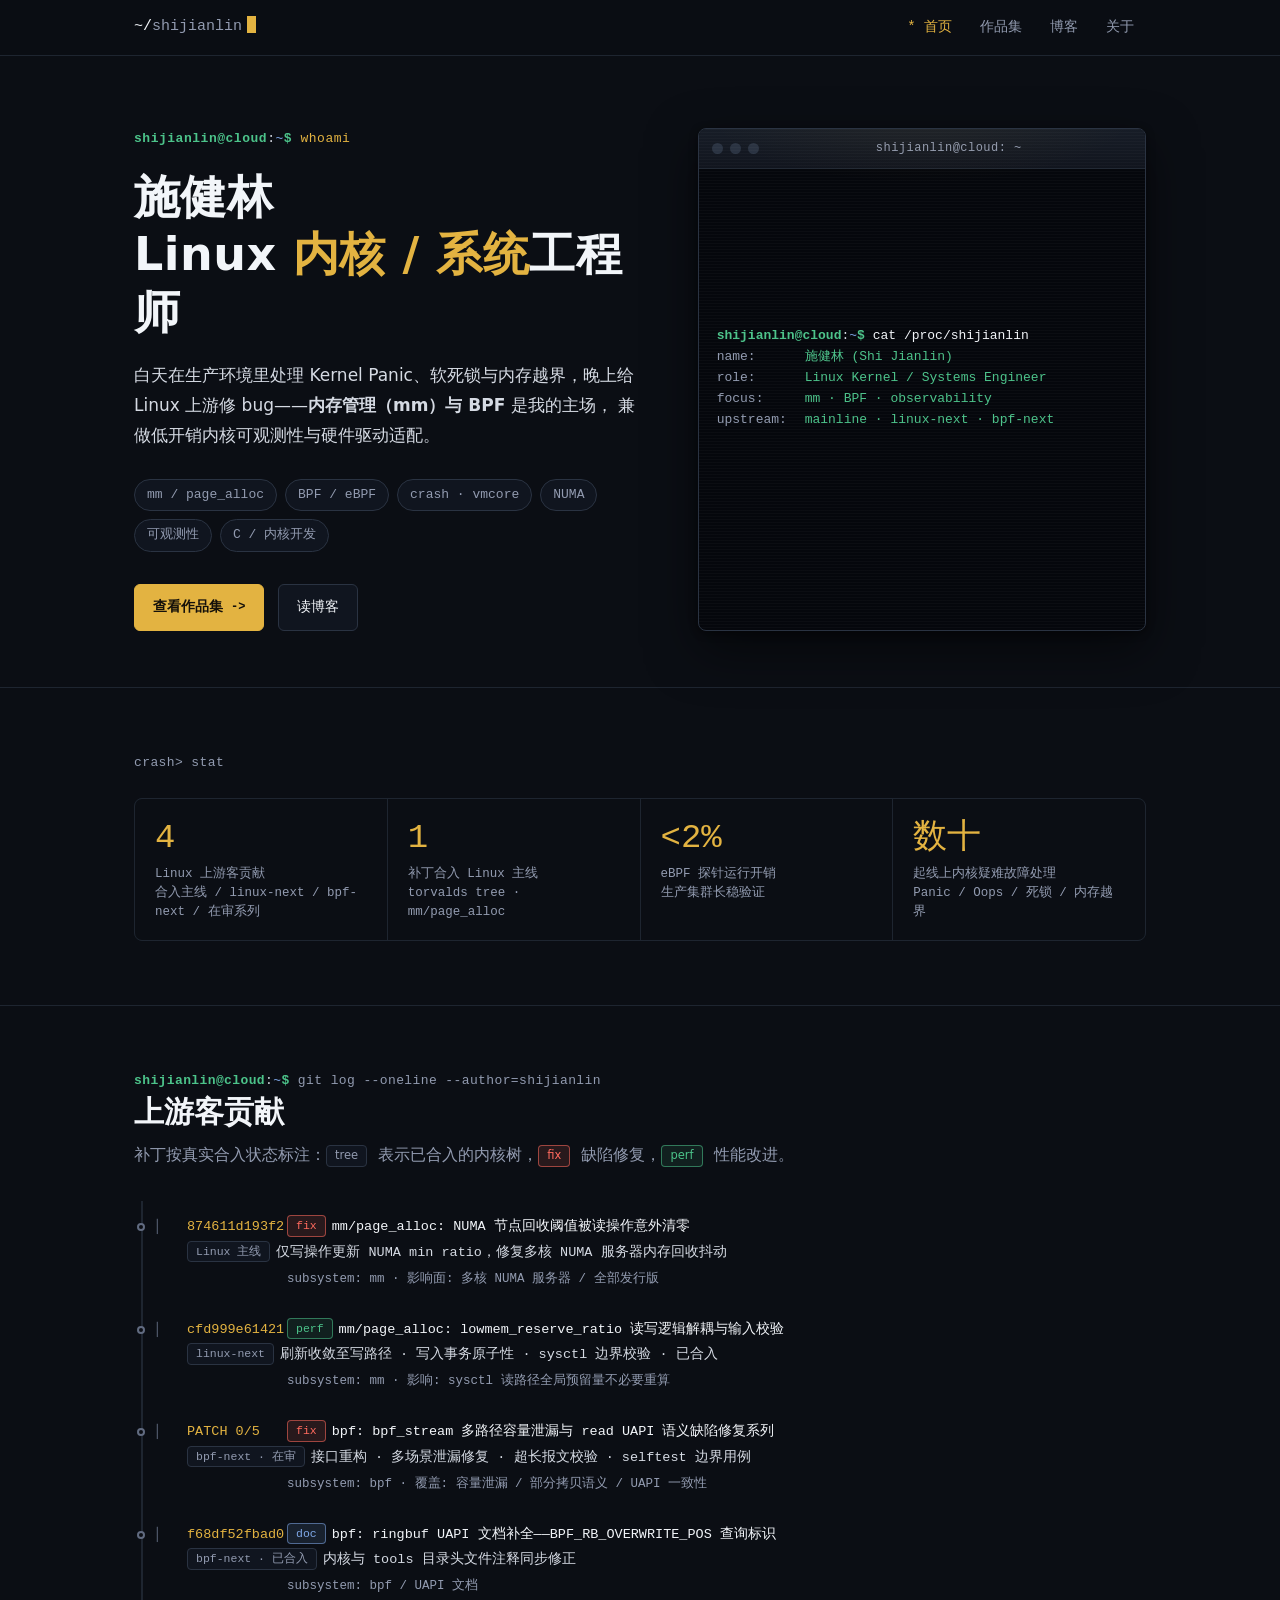
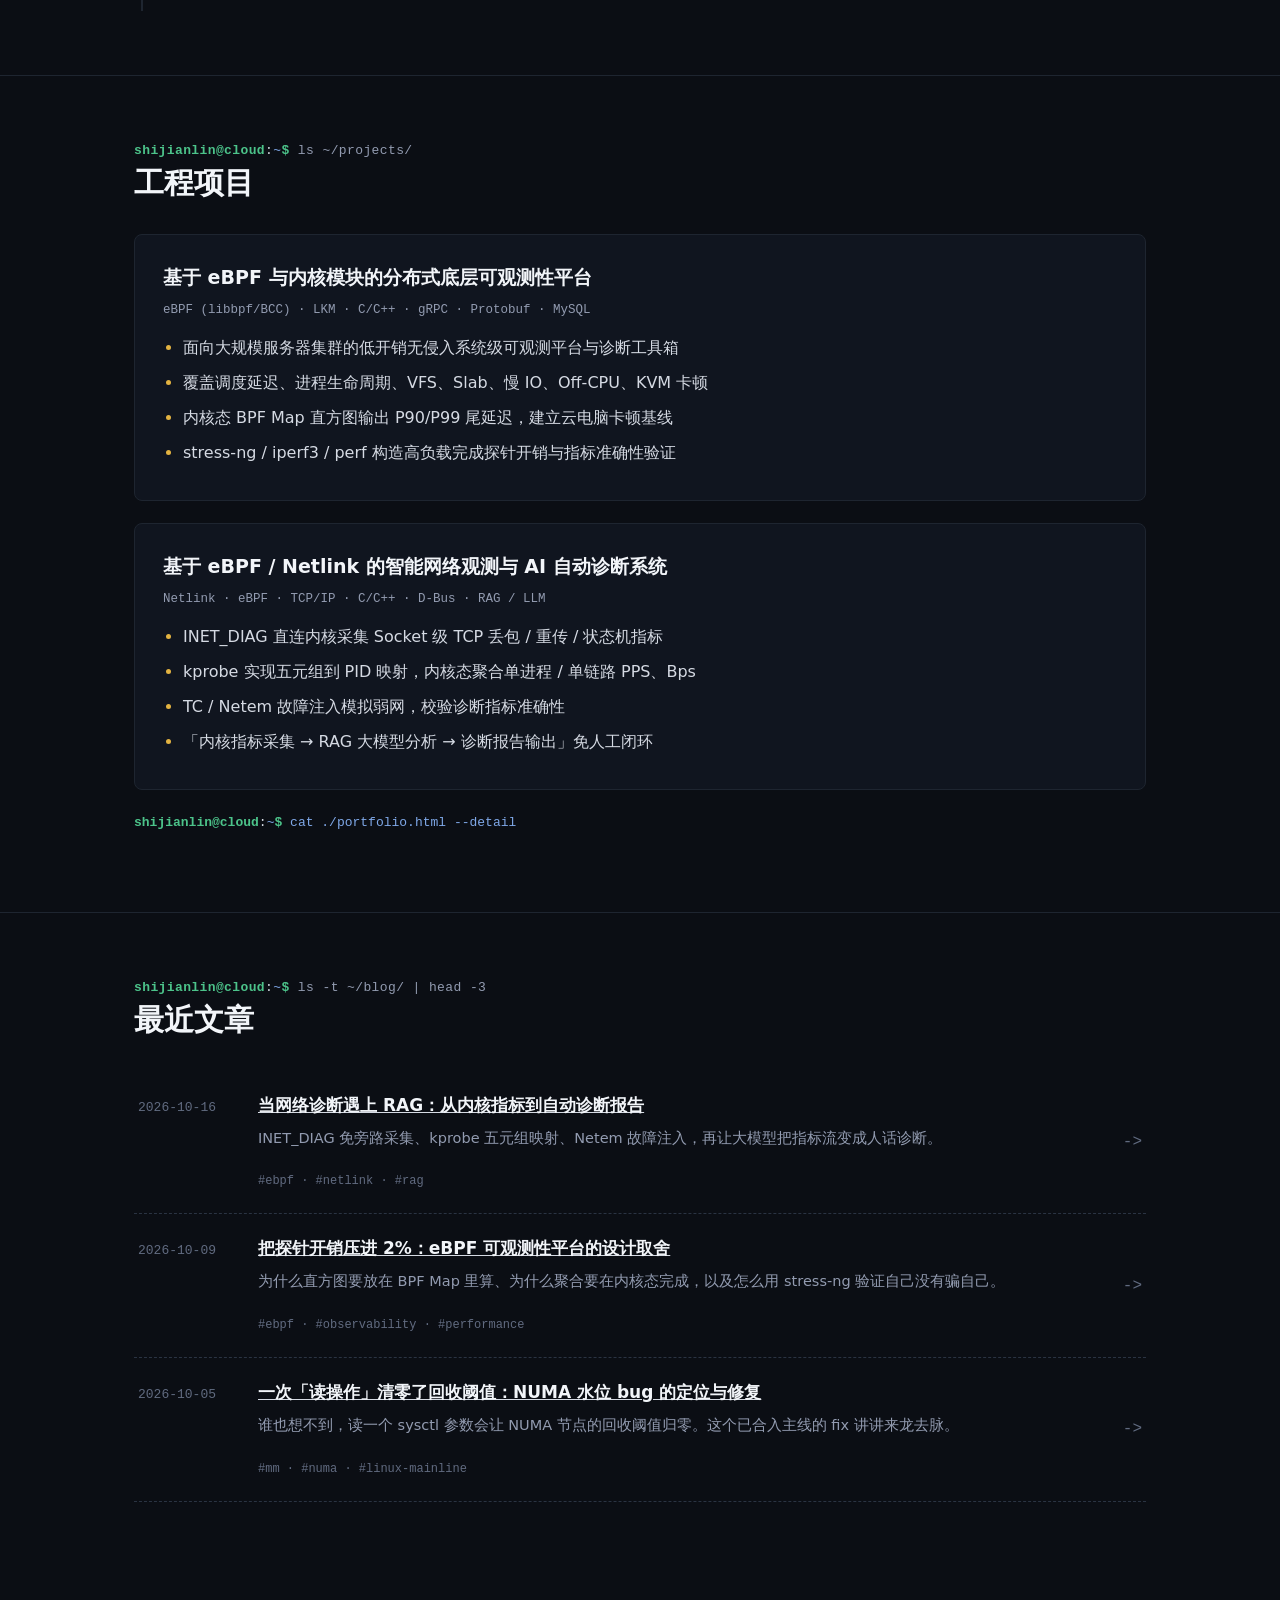
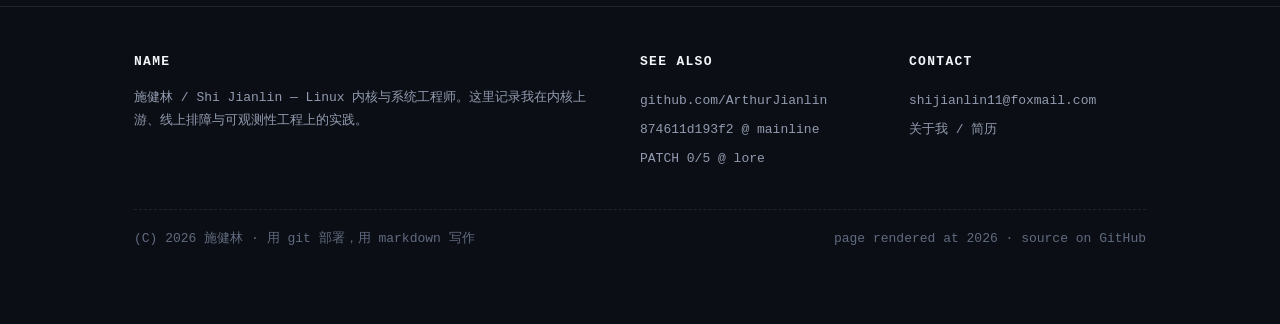
<file: index.html>
<!DOCTYPE html>
<html lang="zh-CN">
<head>
<meta charset="UTF-8">
<meta name="viewport" content="width=device-width, initial-scale=1.0">
<title>施健林 · Linux 内核 / 系统工程师</title>
<meta name="description" content="施健林的个人博客与作品集：Linux 内核（mm / BPF）社区贡献者，内核工程师，专注内核排障、eBPF 可观测性与性能工程。">
<link rel="icon" href="./favicon.svg" type="image/svg+xml">
<link rel="stylesheet" href="./assets/css/style.css">
<script defer src="./assets/js/main.js"></script>
</head>
<body>
<a class="skip-link" href="#main">跳到正文</a>

<header class="nav">
  <div class="wrap nav-inner">
    <a class="nav-logo" href="./index.html">~/<span class="path">shijianlin</span><span class="cursor" aria-hidden="true"></span></a>
    <nav aria-label="主导航">
      <ul class="nav-menu">
        <li><a href="./index.html" aria-current="page">首页</a></li>
        <li><a href="./portfolio.html">作品集</a></li>
        <li><a href="./blog.html">博客</a></li>
        <li><a href="./about.html">关于</a></li>
      </ul>
    </nav>
  </div>
</header>

<main id="main">

  <!-- ============ Hero ============ -->
  <section class="hero">
    <div class="wrap hero-grid">
      <div>
        <p class="hero-eyebrow"><span class="u">shijianlin@cloud</span><span class="sep">:</span><span class="path">~</span><span class="p">$</span> whoami</p>
        <h1>施健林<br>Linux <em>内核 / 系统</em>工程师</h1>
        <p class="lede">
          白天在生产环境里处理 Kernel Panic、软死锁与内存越界，晚上给
          Linux 上游修 bug——<strong>内存管理（mm）与 BPF</strong> 是我的主场，
          兼做低开销内核可观测性与硬件驱动适配。
        </p>
        <ul class="hero-tags">
          <li>mm / page_alloc</li>
          <li>BPF / eBPF</li>
          <li>crash · vmcore</li>
          <li>NUMA</li>
          <li>可观测性</li>
          <li>C / 内核开发</li>
        </ul>
        <div class="hero-cta">
          <a class="btn btn-primary" href="./portfolio.html">查看作品集 <span class="arrow">-&gt;</span></a>
          <a class="btn" href="./blog.html">读博客</a>
        </div>
      </div>

      <!-- 签名元素：伪终端 -->
      <div class="term" id="term-hero" data-cmd="cat /proc/shijianlin">
        <div class="term-bar" aria-hidden="true">
          <i></i><i></i><i></i>
          <span class="term-title">shijianlin@cloud: ~</span>
        </div>
        <div class="term-body" aria-label="自我介绍（终端输出样式）">
          <span class="term-line term-cmd"><span class="u">shijianlin@cloud</span><span class="sep">:</span><span class="path">~</span><span class="p">$</span> <span class="k">cat /proc/shijianlin</span></span>
          <span class="term-line out"><span class="kvl-k">name:</span><span class="kvl-v">施健林 (Shi Jianlin)</span></span>
          <span class="term-line out"><span class="kvl-k">role:</span><span class="kvl-v">Linux Kernel / Systems Engineer</span></span>
          <span class="term-line out"><span class="kvl-k">focus:</span><span class="kvl-v">mm · BPF · observability</span></span>
          <span class="term-line out"><span class="kvl-k">upstream:</span><span class="kvl-v">mainline · linux-next · bpf-next</span></span>
          <span class="term-line out"><span class="kvl-k">github:</span><span class="kvl-v">github.com/ArthurJianlin</span></span>
          <span class="term-line term-cmd"><span class="u">shijianlin@cloud</span><span class="sep">:</span><span class="path">~</span><span class="p">$</span> <span class="caret" aria-hidden="true"></span></span>
        </div>
      </div>
    </div>
  </section>

  <!-- ============ 统计带 ============ -->
  <section class="section">
    <div class="wrap">
      <div class="section-head" style="margin-bottom:24px">
        <p class="sect-eyebrow">crash&gt; stat</p>
      </div>
      <div class="stats">
        <div class="stat">
          <div class="num">4</div>
          <div class="lbl">Linux 上游客贡献<br>合入主线 / linux-next / bpf-next / 在审系列</div>
        </div>
        <div class="stat">
          <div class="num">1</div>
          <div class="lbl">补丁合入 Linux 主线<br>torvalds tree · mm/page_alloc</div>
        </div>
        <div class="stat">
          <div class="num">&lt;2%</div>
          <div class="lbl">eBPF 探针运行开销<br>生产集群长稳验证</div>
        </div>
        <div class="stat">
          <div class="num">数十</div>
          <div class="lbl">起线上内核疑难故障处理<br>Panic / Oops / 死锁 / 内存越界</div>
        </div>
      </div>
    </div>
  </section>

  <!-- ============ 贡献墙：git log ============ -->
  <section class="section">
    <div class="wrap">
      <div class="section-head">
        <p class="sect-eyebrow"><span class="u">shijianlin@cloud</span><span class="sep">:</span><span class="path">~</span><span class="p">$</span> git log --oneline --author=shijianlin</p>
        <h2>上游客贡献</h2>
        <p>补丁按真实合入状态标注：<span class="tag tag-tree">tree</span> 表示已合入的内核树，<span class="tag tag-fix">fix</span> 缺陷修复，<span class="tag tag-perf">perf</span> 性能改进。</p>
      </div>

      <div class="gitlog">

        <a class="commit" href="https://git.kernel.org/pub/scm/linux/kernel/git/torvalds/linux.git/commit/?id=874611d193f2">
          <span class="node" aria-hidden="true"></span>
          <span class="graph-col" aria-hidden="true">│</span>
          <span class="hash">874611d193f2</span>
          <span class="subject"><span class="tag tag-fix">fix</span>mm/page_alloc: NUMA 节点回收阈值被读操作意外清零</span>
          <span class="refs"><span class="tag tag-tree">Linux 主线</span>仅写操作更新 NUMA min ratio，修复多核 NUMA 服务器内存回收抖动</span>
          <span class="meta">subsystem: mm · 影响面: 多核 NUMA 服务器 / 全部发行版</span>
        </a>

        <a class="commit" href="https://github.com/external-mirrors/linux-next/commit/cfd999e614213b7579f020f3b27796c4c10640eb">
          <span class="node" aria-hidden="true"></span>
          <span class="graph-col" aria-hidden="true">│</span>
          <span class="hash">cfd999e61421</span>
          <span class="subject"><span class="tag tag-perf">perf</span>mm/page_alloc: lowmem_reserve_ratio 读写逻辑解耦与输入校验</span>
          <span class="refs"><span class="tag tag-tree">linux-next</span>刷新收敛至写路径 · 写入事务原子性 · sysctl 边界校验 · 已合入</span>
          <span class="meta">subsystem: mm · 影响: sysctl 读路径全局预留量不必要重算</span>
        </a>

        <a class="commit" href="https://lore.kernel.org/bpf/tencent_E69EAE29327E25B3548A9AF3F4FA289A6806@qq.com/T/">
          <span class="node" aria-hidden="true"></span>
          <span class="graph-col" aria-hidden="true">│</span>
          <span class="hash">PATCH 0/5</span>
          <span class="subject"><span class="tag tag-fix">fix</span>bpf: bpf_stream 多路径容量泄漏与 read UAPI 语义缺陷修复系列</span>
          <span class="refs"><span class="tag tag-tree">bpf-next · 在审</span>接口重构 · 多场景泄漏修复 · 超长报文校验 · selftest 边界用例</span>
          <span class="meta">subsystem: bpf · 覆盖: 容量泄漏 / 部分拷贝语义 / UAPI 一致性</span>
        </a>

        <a class="commit" href="https://git.kernel.org/pub/scm/linux/kernel/git/bpf/bpf-next.git/commit/?id=f68df52fbad0">
          <span class="node" aria-hidden="true"></span>
          <span class="graph-col" aria-hidden="true">│</span>
          <span class="hash">f68df52fbad0</span>
          <span class="subject"><span class="tag tag-doc">doc</span>bpf: ringbuf UAPI 文档补全——BPF_RB_OVERWRITE_POS 查询标识</span>
          <span class="refs"><span class="tag tag-tree">bpf-next · 已合入</span>内核与 tools 目录头文件注释同步修正</span>
          <span class="meta">subsystem: bpf / UAPI 文档</span>
        </a>

      </div>
    </div>
  </section>

  <!-- ============ 工程项目 ============ -->
  <section class="section">
    <div class="wrap">
      <div class="section-head">
        <p class="sect-eyebrow"><span class="u">shijianlin@cloud</span><span class="sep">:</span><span class="path">~</span><span class="p">$</span> ls ~/projects/</p>
        <h2>工程项目</h2>
      </div>

      <div class="proj">
        <h3>基于 eBPF 与内核模块的分布式底层可观测性平台</h3>
        <p class="stack">eBPF (libbpf/BCC) · LKM · C/C++ · gRPC · Protobuf · MySQL</p>
        <ul>
          <li>面向大规模服务器集群的低开销无侵入系统级可观测平台与诊断工具箱</li>
          <li>覆盖调度延迟、进程生命周期、VFS、Slab、慢 IO、Off-CPU、KVM 卡顿</li>
          <li>内核态 BPF Map 直方图输出 P90/P99 尾延迟，建立云电脑卡顿基线</li>
          <li>stress-ng / iperf3 / perf 构造高负载完成探针开销与指标准确性验证</li>
        </ul>
      </div>

      <div class="proj">
        <h3>基于 eBPF / Netlink 的智能网络观测与 AI 自动诊断系统</h3>
        <p class="stack">Netlink · eBPF · TCP/IP · C/C++ · D-Bus · RAG / LLM</p>
        <ul>
          <li>INET_DIAG 直连内核采集 Socket 级 TCP 丢包 / 重传 / 状态机指标</li>
          <li>kprobe 实现五元组到 PID 映射，内核态聚合单进程 / 单链路 PPS、Bps</li>
          <li>TC / Netem 故障注入模拟弱网，校验诊断指标准确性</li>
          <li>「内核指标采集 → RAG 大模型分析 → 诊断报告输出」免人工闭环</li>
        </ul>
      </div>

      <p class="mono" style="color:var(--fg-faint);font-size:13px;margin-top:18px">
        <span class="u">shijianlin@cloud</span><span class="sep">:</span><span class="path">~</span><span class="p">$</span> <a href="./portfolio.html" style="color:var(--blue);text-decoration:none">cat ./portfolio.html --detail</a>
      </p>
    </div>
  </section>

  <!-- ============ 最近博客 ============ -->
  <section class="section">
    <div class="wrap">
      <div class="section-head">
        <p class="sect-eyebrow"><span class="u">shijianlin@cloud</span><span class="sep">:</span><span class="path">~</span><span class="p">$</span> ls -t ~/blog/ | head -3</p>
        <h2>最近文章</h2>
      </div>

      <ul class="postlist">
        <li class="postitem">
          <span class="pi-date">2026-10-16</span>
          <div class="pi-main">
            <a href="./blog/rag-network-diagnosis.html"><span class="pi-title">当网络诊断遇上 RAG：从内核指标到自动诊断报告</span></a>
            <p class="pi-desc">INET_DIAG 免旁路采集、kprobe 五元组映射、Netem 故障注入，再让大模型把指标流变成人话诊断。</p>
            <span class="pi-tags">#ebpf · #netlink · #rag</span>
          </div>
          <span class="pi-arrow" aria-hidden="true">-&gt;</span>
        </li>
        <li class="postitem">
          <span class="pi-date">2026-10-09</span>
          <div class="pi-main">
            <a href="./blog/ebpf-observability.html"><span class="pi-title">把探针开销压进 2%：eBPF 可观测性平台的设计取舍</span></a>
            <p class="pi-desc">为什么直方图要放在 BPF Map 里算、为什么聚合要在内核态完成，以及怎么用 stress-ng 验证自己没有骗自己。</p>
            <span class="pi-tags">#ebpf · #observability · #performance</span>
          </div>
          <span class="pi-arrow" aria-hidden="true">-&gt;</span>
        </li>
        <li class="postitem">
          <span class="pi-date">2026-10-05</span>
          <div class="pi-main">
            <a href="./blog/numa-watermark-fix.html"><span class="pi-title">一次「读操作」清零了回收阈值：NUMA 水位 bug 的定位与修复</span></a>
            <p class="pi-desc">谁也想不到，读一个 sysctl 参数会让 NUMA 节点的回收阈值归零。这个已合入主线的 fix 讲讲来龙去脉。</p>
            <span class="pi-tags">#mm · #numa · #linux-mainline</span>
          </div>
          <span class="pi-arrow" aria-hidden="true">-&gt;</span>
        </li>
      </ul>
    </div>
  </section>

</main>

<!-- ============ Footer（man page） ============ -->
<footer>
  <div class="wrap">
    <div class="foot-grid">
      <div>
        <h4>NAME</h4>
        <p style="margin:0">施健林 / Shi Jianlin — Linux 内核与系统工程师。这里记录我在内核上游、线上排障与可观测性工程上的实践。</p>
      </div>
      <div>
        <h4>SEE ALSO</h4>
        <ul>
          <li><a href="https://github.com/ArthurJianlin">github.com/ArthurJianlin</a></li>
          <li><a href="https://git.kernel.org/pub/scm/linux/kernel/git/torvalds/linux.git/commit/?id=874611d193f2">874611d193f2 @ mainline</a></li>
          <li><a href="https://lore.kernel.org/bpf/tencent_E69EAE29327E25B3548A9AF3F4FA289A6806@qq.com/T/">PATCH 0/5 @ lore</a></li>
        </ul>
      </div>
      <div>
        <h4>CONTACT</h4>
        <ul>
          <li><a href="mailto:shijianlin11@foxmail.com">shijianlin11@foxmail.com</a></li>
          <li><a href="./about.html">关于我 / 简历</a></li>
        </ul>
      </div>
    </div>
    <p class="foot-note">
      <span>(C) 2026 施健林 · 用 git 部署，用 markdown 写作</span>
      <span>page rendered at <span id="year">2026</span> · source on GitHub</span>
    </p>
  </div>
</footer>

</body>
</html>
</file>
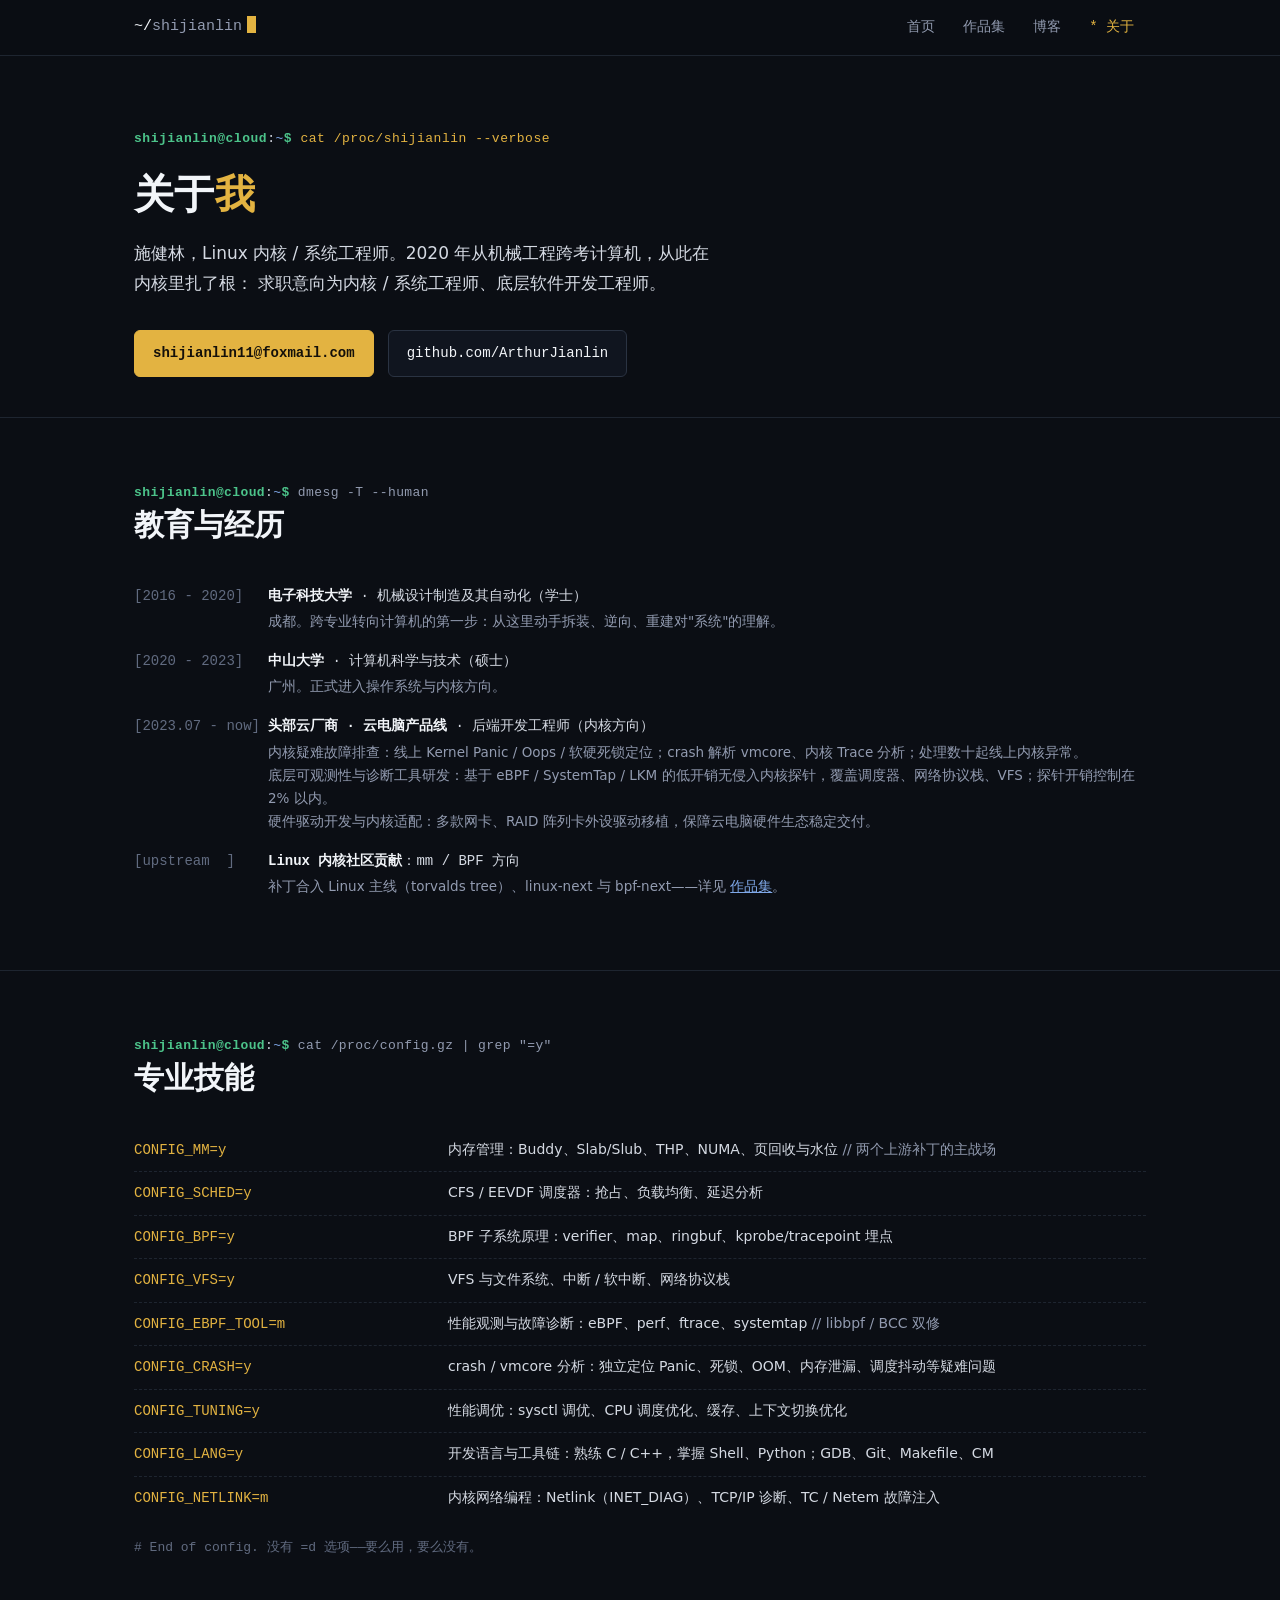
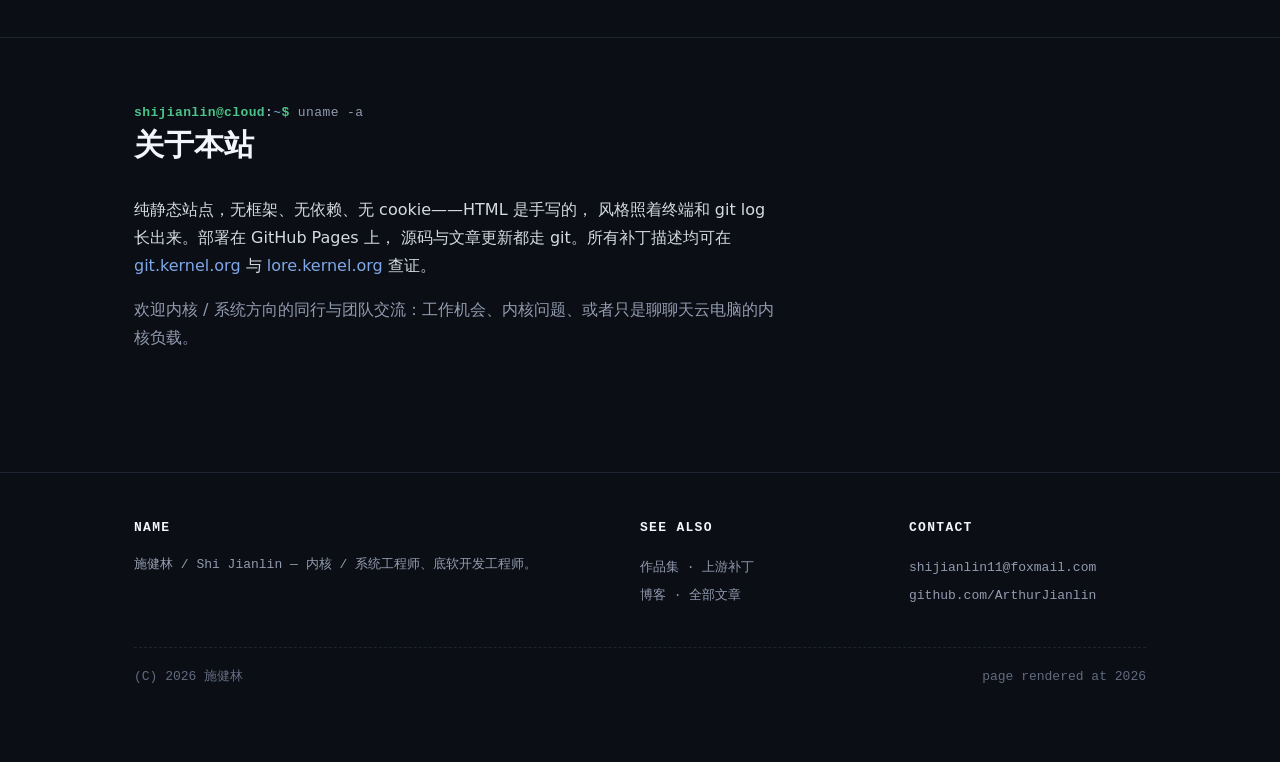
<file: about.html>
<!DOCTYPE html>
<html lang="zh-CN">
<head>
<meta charset="UTF-8">
<meta name="viewport" content="width=device-width, initial-scale=1.0">
<title>关于 · 施健林</title>
<meta name="description" content="施健林：中山大学计算机硕士，内核工程师，Linux 内核 mm / BPF 方向贡献者。教育背景、职业经历与专业技能。">
<link rel="icon" href="./favicon.svg" type="image/svg+xml">
<link rel="stylesheet" href="./assets/css/style.css">
<script defer src="./assets/js/main.js"></script>
</head>
<body>
<a class="skip-link" href="#main">跳到正文</a>

<header class="nav">
  <div class="wrap nav-inner">
    <a class="nav-logo" href="./index.html">~/<span class="path">shijianlin</span><span class="cursor" aria-hidden="true"></span></a>
    <nav aria-label="主导航">
      <ul class="nav-menu">
        <li><a href="./index.html">首页</a></li>
        <li><a href="./portfolio.html">作品集</a></li>
        <li><a href="./blog.html">博客</a></li>
        <li><a href="./about.html" aria-current="page">关于</a></li>
      </ul>
    </nav>
  </div>
</header>

<main id="main">

  <section class="hero" style="padding-bottom:40px">
    <div class="wrap">
      <p class="hero-eyebrow"><span class="u">shijianlin@cloud</span><span class="sep">:</span><span class="path">~</span><span class="p">$</span> cat /proc/shijianlin --verbose</p>
      <h1 style="font-size:clamp(28px,4vw,40px)">关于<em>我</em></h1>
      <p class="lede" style="margin-top:14px">
        施健林，Linux 内核 / 系统工程师。2020 年从机械工程跨考计算机，从此在内核里扎了根：
        求职意向为内核 / 系统工程师、底层软件开发工程师。
      </p>
      <div class="hero-cta">
        <a class="btn btn-primary" href="mailto:shijianlin11@foxmail.com">shijianlin11@foxmail.com</a>
        <a class="btn" href="https://github.com/ArthurJianlin">github.com/ArthurJianlin</a>
      </div>
    </div>
  </section>

  <!-- ============ 教育与经历：dmesg 时间线 ============ -->
  <section class="section">
    <div class="wrap">
      <div class="section-head">
        <p class="sect-eyebrow"><span class="u">shijianlin@cloud</span><span class="sep">:</span><span class="path">~</span><span class="p">$</span> dmesg -T --human</p>
        <h2>教育与经历</h2>
      </div>
      <div class="dmesg">
        <div class="dm-line"><span class="dm-ts">[2016 - 2020]</span><span class="dm-body"><b>电子科技大学</b> · 机械设计制造及其自动化（学士）<span class="dm-sub">成都。跨专业转向计算机的第一步：从这里动手拆装、逆向、重建对"系统"的理解。</span></span></div>
        <div class="dm-line"><span class="dm-ts">[2020 - 2023]</span><span class="dm-body"><b>中山大学</b> · 计算机科学与技术（硕士）<span class="dm-sub">广州。正式进入操作系统与内核方向。</span></span></div>
        <div class="dm-line"><span class="dm-ts">[2023.07 - now]</span><span class="dm-body"><b>头部云厂商 · 云电脑产品线</b> · 后端开发工程师（内核方向）<span class="dm-sub">内核疑难故障排查：线上 Kernel Panic / Oops / 软硬死锁定位；crash 解析 vmcore、内核 Trace 分析；处理数十起线上内核异常。<br>底层可观测性与诊断工具研发：基于 eBPF / SystemTap / LKM 的低开销无侵入内核探针，覆盖调度器、网络协议栈、VFS；探针开销控制在 2% 以内。<br>硬件驱动开发与内核适配：多款网卡、RAID 阵列卡外设驱动移植，保障云电脑硬件生态稳定交付。</span></span></div>
        <div class="dm-line"><span class="dm-ts">[upstream&nbsp;&nbsp;]</span><span class="dm-body"><b>Linux 内核社区贡献</b>：mm / BPF 方向<span class="dm-sub">补丁合入 Linux 主线（torvalds tree）、linux-next 与 bpf-next——详见 <a href="./portfolio.html" style="color:var(--blue)">作品集</a>。</span></span></div>
      </div>
    </div>
  </section>

  <!-- ============ 技能：.config 风格 ============ -->
  <section class="section">
    <div class="wrap">
      <div class="section-head">
        <p class="sect-eyebrow"><span class="u">shijianlin@cloud</span><span class="sep">:</span><span class="path">~</span><span class="p">$</span> cat /proc/config.gz | grep "=y"</p>
        <h2>专业技能</h2>
      </div>
      <div class="config-file">
        <div class="cfg-row"><span class="cfg-key">CONFIG_MM=y</span><span class="cfg-val">内存管理：Buddy、Slab/Slub、THP、NUMA、页回收与水位<span class="m"> // 两个上游补丁的主战场</span></span></div>
        <div class="cfg-row"><span class="cfg-key">CONFIG_SCHED=y</span><span class="cfg-val">CFS / EEVDF 调度器：抢占、负载均衡、延迟分析</span></div>
        <div class="cfg-row"><span class="cfg-key">CONFIG_BPF=y</span><span class="cfg-val">BPF 子系统原理：verifier、map、ringbuf、kprobe/tracepoint 埋点</span></div>
        <div class="cfg-row"><span class="cfg-key">CONFIG_VFS=y</span><span class="cfg-val">VFS 与文件系统、中断 / 软中断、网络协议栈</span></div>
        <div class="cfg-row"><span class="cfg-key">CONFIG_EBPF_TOOL=m</span><span class="cfg-val">性能观测与故障诊断：eBPF、perf、ftrace、systemtap<span class="m"> // libbpf / BCC 双修</span></span></div>
        <div class="cfg-row"><span class="cfg-key">CONFIG_CRASH=y</span><span class="cfg-val">crash / vmcore 分析：独立定位 Panic、死锁、OOM、内存泄漏、调度抖动等疑难问题</span></div>
        <div class="cfg-row"><span class="cfg-key">CONFIG_TUNING=y</span><span class="cfg-val">性能调优：sysctl 调优、CPU 调度优化、缓存、上下文切换优化</span></div>
        <div class="cfg-row"><span class="cfg-key">CONFIG_LANG=y</span><span class="cfg-val">开发语言与工具链：熟练 C / C++，掌握 Shell、Python；GDB、Git、Makefile、CM</span></div>
        <div class="cfg-row" style="border-bottom:none"><span class="cfg-key">CONFIG_NETLINK=m</span><span class="cfg-val">内核网络编程：Netlink（INET_DIAG）、TCP/IP 诊断、TC / Netem 故障注入</span></div>
      </div>
      <p class="mono" style="color:var(--fg-faint);font-size:13px;margin-top:18px">
        # End of config. 没有 =d 选项——要么用，要么没有。
      </p>
    </div>
  </section>

  <!-- ============ 本站 ============ -->
  <section class="section">
    <div class="wrap">
      <div class="section-head">
        <p class="sect-eyebrow"><span class="u">shijianlin@cloud</span><span class="sep">:</span><span class="path">~</span><span class="p">$</span> uname -a</p>
        <h2>关于本站</h2>
      </div>
      <p style="max-width:640px">
        纯静态站点，无框架、无依赖、无 cookie——HTML 是手写的，
        风格照着终端和 git log 长出来。部署在 GitHub Pages 上，
        源码与文章更新都走 git。所有补丁描述均可在
        <a href="https://git.kernel.org/" style="color:var(--blue);text-decoration:none">git.kernel.org</a>
        与 <a href="https://lore.kernel.org/" style="color:var(--blue);text-decoration:none">lore.kernel.org</a> 查证。
      </p>
      <p style="color:var(--fg-dim);max-width:640px">
        欢迎内核 / 系统方向的同行与团队交流：工作机会、内核问题、或者只是聊聊天云电脑的内核负载。
      </p>
    </div>
  </section>

</main>

<footer>
  <div class="wrap">
    <div class="foot-grid">
      <div>
        <h4>NAME</h4>
        <p style="margin:0">施健林 / Shi Jianlin — 内核 / 系统工程师、底软开发工程师。</p>
      </div>
      <div>
        <h4>SEE ALSO</h4>
        <ul>
          <li><a href="./portfolio.html">作品集 · 上游补丁</a></li>
          <li><a href="./blog.html">博客 · 全部文章</a></li>
        </ul>
      </div>
      <div>
        <h4>CONTACT</h4>
        <ul>
          <li><a href="mailto:shijianlin11@foxmail.com">shijianlin11@foxmail.com</a></li>
          <li><a href="https://github.com/ArthurJianlin">github.com/ArthurJianlin</a></li>
        </ul>
      </div>
    </div>
    <p class="foot-note">
      <span>(C) 2026 施健林</span>
      <span>page rendered at <span id="year">2026</span></span>
    </p>
  </div>
</footer>

</body>
</html>
</file>
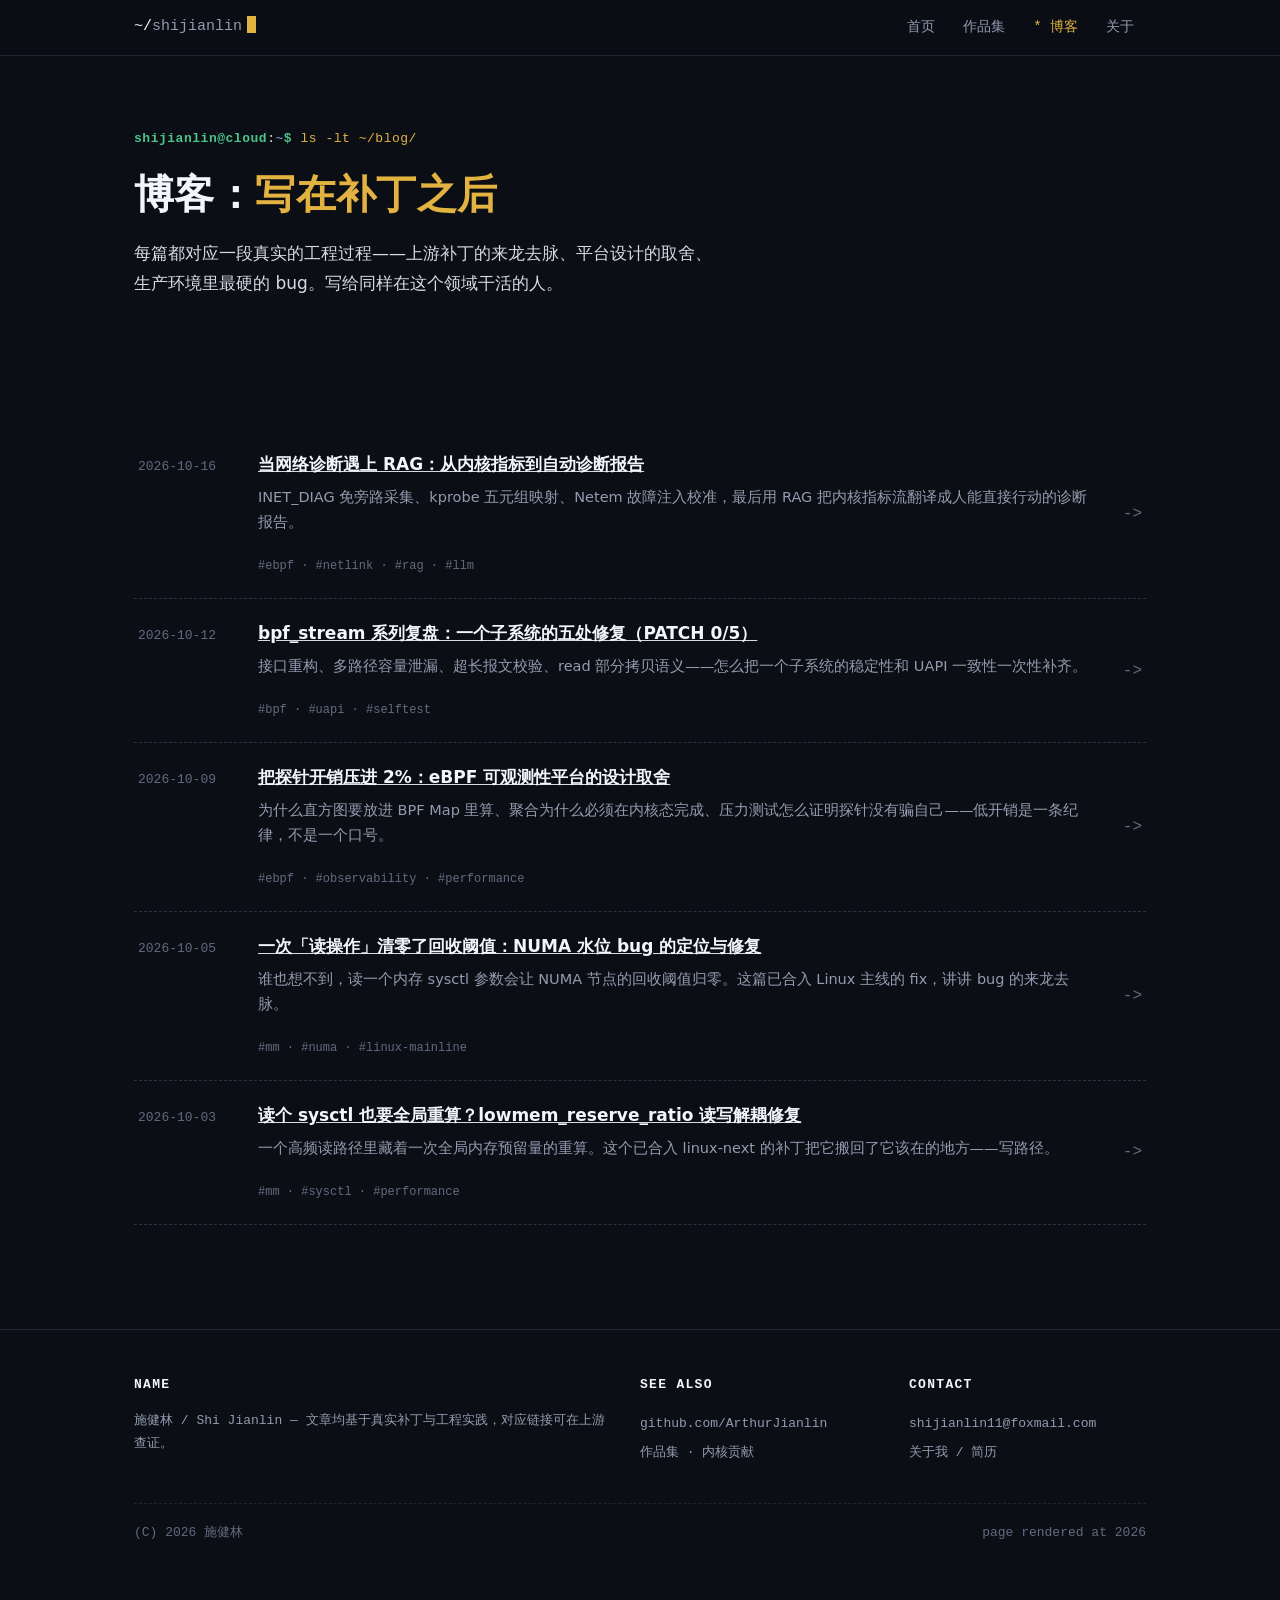
<file: blog.html>
<!DOCTYPE html>
<html lang="zh-CN">
<head>
<meta charset="UTF-8">
<meta name="viewport" content="width=device-width, initial-scale=1.0">
<title>博客 · 施健林</title>
<meta name="description" content="施健林的技术博客：Linux 内核 mm / BPF 补丁复盘、eBPF 可观测性工程、内核排障实战。">
<link rel="icon" href="./favicon.svg" type="image/svg+xml">
<link rel="stylesheet" href="./assets/css/style.css">
<script defer src="./assets/js/main.js"></script>
</head>
<body>
<a class="skip-link" href="#main">跳到正文</a>

<header class="nav">
  <div class="wrap nav-inner">
    <a class="nav-logo" href="./index.html">~/<span class="path">shijianlin</span><span class="cursor" aria-hidden="true"></span></a>
    <nav aria-label="主导航">
      <ul class="nav-menu">
        <li><a href="./index.html">首页</a></li>
        <li><a href="./portfolio.html">作品集</a></li>
        <li><a href="./blog.html" aria-current="page">博客</a></li>
        <li><a href="./about.html">关于</a></li>
      </ul>
    </nav>
  </div>
</header>

<main id="main">

  <section class="hero" style="padding-bottom:40px">
    <div class="wrap">
      <p class="hero-eyebrow"><span class="u">shijianlin@cloud</span><span class="sep">:</span><span class="path">~</span><span class="p">$</span> ls -lt ~/blog/</p>
      <h1 style="font-size:clamp(28px,4vw,40px)">博客：<em>写在补丁之后</em></h1>
      <p class="lede" style="margin-top:14px">
        每篇都对应一段真实的工程过程——上游补丁的来龙去脉、平台设计的取舍、
        生产环境里最硬的 bug。写给同样在这个领域干活的人。
      </p>
    </div>
  </section>

  <section class="section" style="border-top:none">
    <div class="wrap">
      <ul class="postlist">

        <li class="postitem">
          <span class="pi-date">2026-10-16</span>
          <div class="pi-main">
            <a href="./blog/rag-network-diagnosis.html"><span class="pi-title">当网络诊断遇上 RAG：从内核指标到自动诊断报告</span></a>
            <p class="pi-desc">INET_DIAG 免旁路采集、kprobe 五元组映射、Netem 故障注入校准，最后用 RAG 把内核指标流翻译成人能直接行动的诊断报告。</p>
            <span class="pi-tags">#ebpf · #netlink · #rag · #llm</span>
          </div>
          <span class="pi-arrow" aria-hidden="true">-&gt;</span>
        </li>

        <li class="postitem">
          <span class="pi-date">2026-10-12</span>
          <div class="pi-main">
            <a href="./blog/bpf-stream-series.html"><span class="pi-title">bpf_stream 系列复盘：一个子系统的五处修复（PATCH 0/5）</span></a>
            <p class="pi-desc">接口重构、多路径容量泄漏、超长报文校验、read 部分拷贝语义——怎么把一个子系统的稳定性和 UAPI 一致性一次性补齐。</p>
            <span class="pi-tags">#bpf · #uapi · #selftest</span>
          </div>
          <span class="pi-arrow" aria-hidden="true">-&gt;</span>
        </li>

        <li class="postitem">
          <span class="pi-date">2026-10-09</span>
          <div class="pi-main">
            <a href="./blog/ebpf-observability.html"><span class="pi-title">把探针开销压进 2%：eBPF 可观测性平台的设计取舍</span></a>
            <p class="pi-desc">为什么直方图要放进 BPF Map 里算、聚合为什么必须在内核态完成、压力测试怎么证明探针没有骗自己——低开销是一条纪律，不是一个口号。</p>
            <span class="pi-tags">#ebpf · #observability · #performance</span>
          </div>
          <span class="pi-arrow" aria-hidden="true">-&gt;</span>
        </li>

        <li class="postitem">
          <span class="pi-date">2026-10-05</span>
          <div class="pi-main">
            <a href="./blog/numa-watermark-fix.html"><span class="pi-title">一次「读操作」清零了回收阈值：NUMA 水位 bug 的定位与修复</span></a>
            <p class="pi-desc">谁也想不到，读一个内存 sysctl 参数会让 NUMA 节点的回收阈值归零。这篇已合入 Linux 主线的 fix，讲讲 bug 的来龙去脉。</p>
            <span class="pi-tags">#mm · #numa · #linux-mainline</span>
          </div>
          <span class="pi-arrow" aria-hidden="true">-&gt;</span>
        </li>

        <li class="postitem">
          <span class="pi-date">2026-10-03</span>
          <div class="pi-main">
            <a href="./blog/lowmem-reserve-ratio.html"><span class="pi-title">读个 sysctl 也要全局重算？lowmem_reserve_ratio 读写解耦修复</span></a>
            <p class="pi-desc">一个高频读路径里藏着一次全局内存预留量的重算。这个已合入 linux-next 的补丁把它搬回了它该在的地方——写路径。</p>
            <span class="pi-tags">#mm · #sysctl · #performance</span>
          </div>
          <span class="pi-arrow" aria-hidden="true">-&gt;</span>
        </li>

      </ul>
    </div>
  </section>

</main>

<footer>
  <div class="wrap">
    <div class="foot-grid">
      <div>
        <h4>NAME</h4>
        <p style="margin:0">施健林 / Shi Jianlin — 文章均基于真实补丁与工程实践，对应链接可在上游查证。</p>
      </div>
      <div>
        <h4>SEE ALSO</h4>
        <ul>
          <li><a href="https://github.com/ArthurJianlin">github.com/ArthurJianlin</a></li>
          <li><a href="./portfolio.html">作品集 · 内核贡献</a></li>
        </ul>
      </div>
      <div>
        <h4>CONTACT</h4>
        <ul>
          <li><a href="mailto:shijianlin11@foxmail.com">shijianlin11@foxmail.com</a></li>
          <li><a href="./about.html">关于我 / 简历</a></li>
        </ul>
      </div>
    </div>
    <p class="foot-note">
      <span>(C) 2026 施健林</span>
      <span>page rendered at <span id="year">2026</span></span>
    </p>
  </div>
</footer>

</body>
</html>
</file>
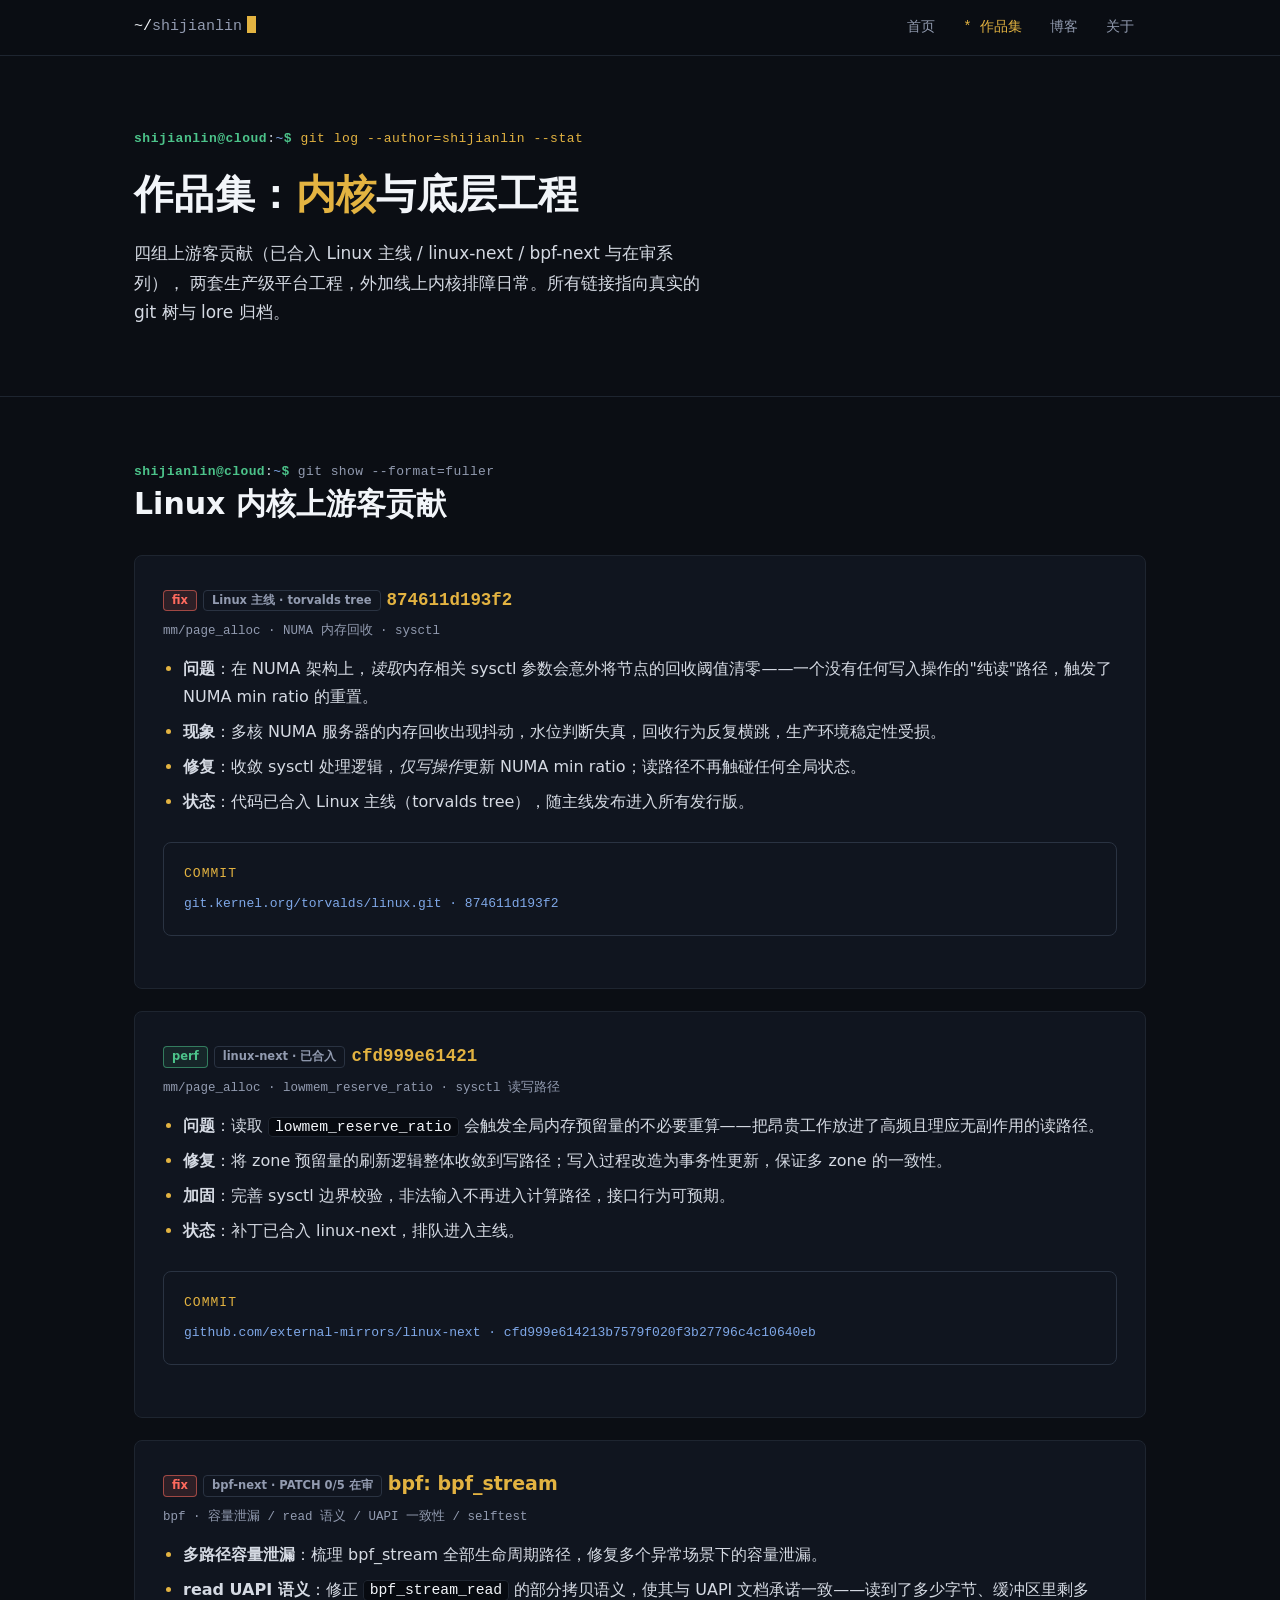
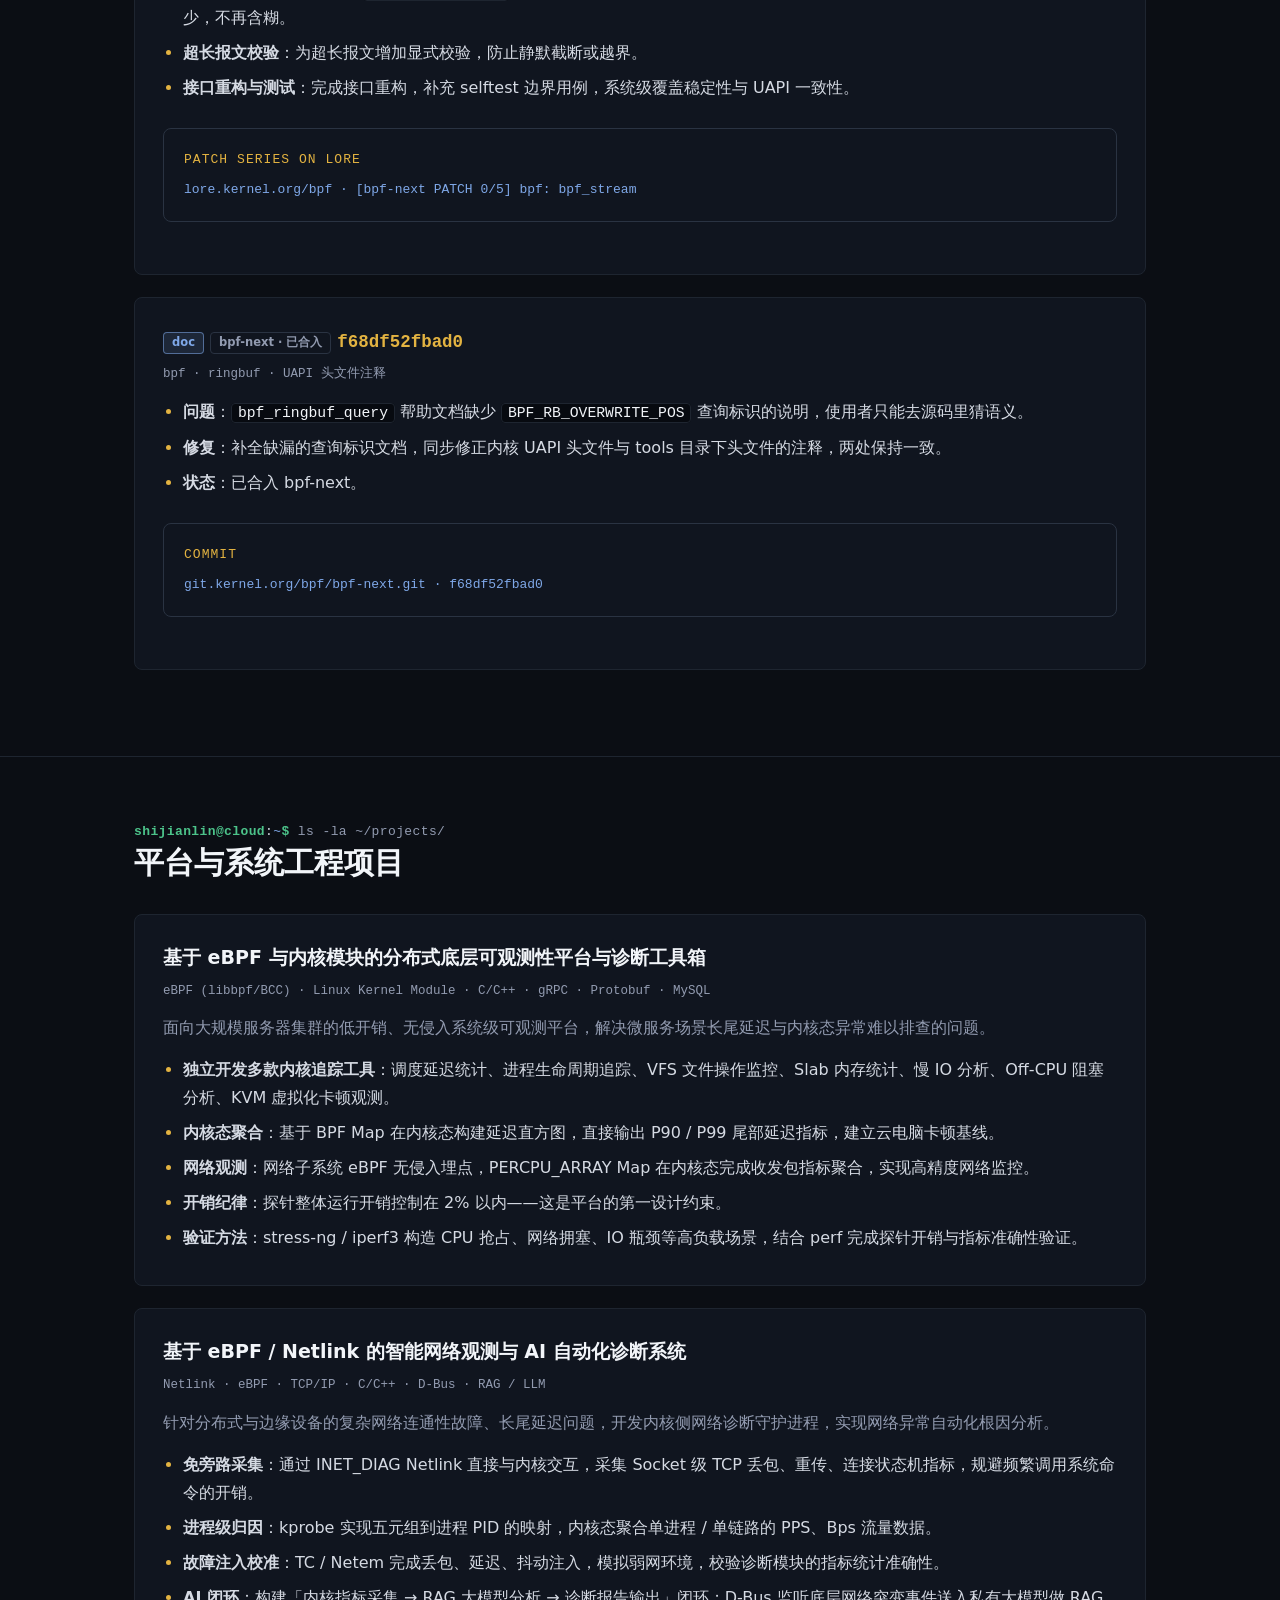
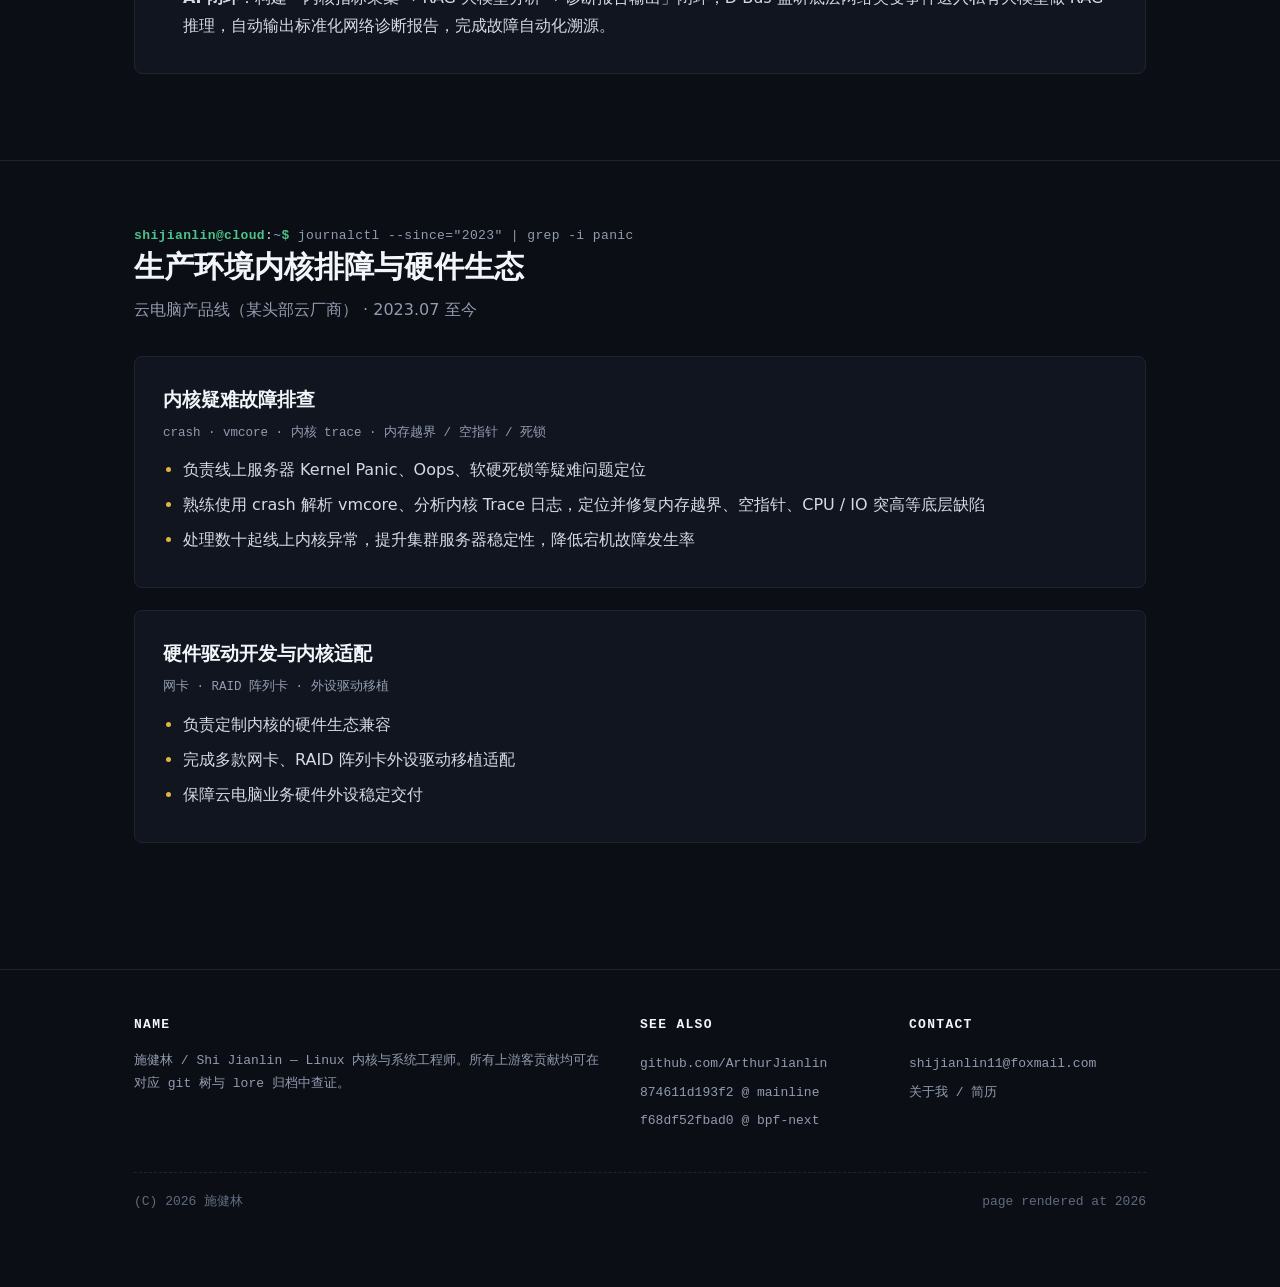
<file: portfolio.html>
<!DOCTYPE html>
<html lang="zh-CN">
<head>
<meta charset="UTF-8">
<meta name="viewport" content="width=device-width, initial-scale=1.0">
<title>作品集 · 施健林</title>
<meta name="description" content="施健林的作品集：Linux 内核 mm / BPF 上游补丁、eBPF 可观测性平台与 AI 网络自动诊断系统。">
<link rel="icon" href="./favicon.svg" type="image/svg+xml">
<link rel="stylesheet" href="./assets/css/style.css">
<script defer src="./assets/js/main.js"></script>
</head>
<body>
<a class="skip-link" href="#main">跳到正文</a>

<header class="nav">
  <div class="wrap nav-inner">
    <a class="nav-logo" href="./index.html">~/<span class="path">shijianlin</span><span class="cursor" aria-hidden="true"></span></a>
    <nav aria-label="主导航">
      <ul class="nav-menu">
        <li><a href="./index.html">首页</a></li>
        <li><a href="./portfolio.html" aria-current="page">作品集</a></li>
        <li><a href="./blog.html">博客</a></li>
        <li><a href="./about.html">关于</a></li>
      </ul>
    </nav>
  </div>
</header>

<main id="main">

  <!-- ============ 页头 ============ -->
  <section class="hero" style="padding-bottom:40px">
    <div class="wrap">
      <p class="hero-eyebrow"><span class="u">shijianlin@cloud</span><span class="sep">:</span><span class="path">~</span><span class="p">$</span> git log --author=shijianlin --stat</p>
      <h1 style="font-size:clamp(28px,4vw,40px)">作品集：<em>内核</em>与底层工程</h1>
      <p class="lede" style="margin-top:14px">
        四组上游客贡献（已合入 Linux 主线 / linux-next / bpf-next 与在审系列），
        两套生产级平台工程，外加线上内核排障日常。所有链接指向真实的 git 树与 lore 归档。
      </p>
    </div>
  </section>

  <!-- ============ 1. 上游补丁 ============ -->
  <section class="section">
    <div class="wrap">
      <div class="section-head">
        <p class="sect-eyebrow"><span class="u">shijianlin@cloud</span><span class="sep">:</span><span class="path">~</span><span class="p">$</span> git show --format=fuller</p>
        <h2>Linux 内核上游客贡献</h2>
      </div>

      <!-- Patch 1: 主线 -->
      <div class="proj">
        <h3><span class="tag tag-fix">fix</span><span class="tag tag-tree">Linux 主线 · torvalds tree</span><code style="border:none;background:none;padding:0;color:var(--amber)">874611d193f2</code></h3>
        <p class="stack">mm/page_alloc · NUMA 内存回收 · sysctl</p>
        <ul>
          <li><strong>问题</strong>：在 NUMA 架构上，<em>读取</em>内存相关 sysctl 参数会意外将节点的回收阈值清零——一个没有任何写入操作的"纯读"路径，触发了 NUMA min ratio 的重置。</li>
          <li><strong>现象</strong>：多核 NUMA 服务器的内存回收出现抖动，水位判断失真，回收行为反复横跳，生产环境稳定性受损。</li>
          <li><strong>修复</strong>：收敛 sysctl 处理逻辑，<em>仅写操作</em>更新 NUMA min ratio；读路径不再触碰任何全局状态。</li>
          <li><strong>状态</strong>：代码已合入 Linux 主线（torvalds tree），随主线发布进入所有发行版。</li>
        </ul>
        <div class="box">
          <div class="bx-head">COMMIT</div>
          <a href="https://git.kernel.org/pub/scm/linux/kernel/git/torvalds/linux.git/commit/?id=874611d193f2">
            git.kernel.org/torvalds/linux.git · 874611d193f2
          </a>
        </div>
      </div>

      <!-- Patch 2: linux-next -->
      <div class="proj">
        <h3><span class="tag tag-perf">perf</span><span class="tag tag-tree">linux-next · 已合入</span><code style="border:none;background:none;padding:0;color:var(--amber)">cfd999e61421</code></h3>
        <p class="stack">mm/page_alloc · lowmem_reserve_ratio · sysctl 读写路径</p>
        <ul>
          <li><strong>问题</strong>：读取 <code>lowmem_reserve_ratio</code> 会触发全局内存预留量的不必要重算——把昂贵工作放进了高频且理应无副作用的读路径。</li>
          <li><strong>修复</strong>：将 zone 预留量的刷新逻辑整体收敛到写路径；写入过程改造为事务性更新，保证多 zone 的一致性。</li>
          <li><strong>加固</strong>：完善 sysctl 边界校验，非法输入不再进入计算路径，接口行为可预期。</li>
          <li><strong>状态</strong>：补丁已合入 linux-next，排队进入主线。</li>
        </ul>
        <div class="box">
          <div class="bx-head">COMMIT</div>
          <a href="https://github.com/external-mirrors/linux-next/commit/cfd999e614213b7579f020f3b27796c4c10640eb">
            github.com/external-mirrors/linux-next · cfd999e614213b7579f020f3b27796c4c10640eb
          </a>
        </div>
      </div>

      <!-- Patch 3: bpf_stream 系列 -->
      <div class="proj">
        <h3><span class="tag tag-fix">fix</span><span class="tag tag-tree">bpf-next · PATCH 0/5 在审</span><span style="color:var(--amber)">bpf: bpf_stream</span></h3>
        <p class="stack">bpf · 容量泄漏 / read 语义 / UAPI 一致性 / selftest</p>
        <ul>
          <li><strong>多路径容量泄漏</strong>：梳理 bpf_stream 全部生命周期路径，修复多个异常场景下的容量泄漏。</li>
          <li><strong>read UAPI 语义</strong>：修正 <code>bpf_stream_read</code> 的部分拷贝语义，使其与 UAPI 文档承诺一致——读到了多少字节、缓冲区里剩多少，不再含糊。</li>
          <li><strong>超长报文校验</strong>：为超长报文增加显式校验，防止静默截断或越界。</li>
          <li><strong>接口重构与测试</strong>：完成接口重构，补充 selftest 边界用例，系统级覆盖稳定性与 UAPI 一致性。</li>
        </ul>
        <div class="box">
          <div class="bx-head">PATCH SERIES ON LORE</div>
          <a href="https://lore.kernel.org/bpf/tencent_E69EAE29327E25B3548A9AF3F4FA289A6806@qq.com/T/">
            lore.kernel.org/bpf · [bpf-next PATCH 0/5] bpf: bpf_stream
          </a>
        </div>
      </div>

      <!-- Patch 4: ringbuf doc -->
      <div class="proj">
        <h3><span class="tag tag-doc">doc</span><span class="tag tag-tree">bpf-next · 已合入</span><code style="border:none;background:none;padding:0;color:var(--amber)">f68df52fbad0</code></h3>
        <p class="stack">bpf · ringbuf · UAPI 头文件注释</p>
        <ul>
          <li><strong>问题</strong>：<code>bpf_ringbuf_query</code> 帮助文档缺少 <code>BPF_RB_OVERWRITE_POS</code> 查询标识的说明，使用者只能去源码里猜语义。</li>
          <li><strong>修复</strong>：补全缺漏的查询标识文档，同步修正内核 UAPI 头文件与 tools 目录下头文件的注释，两处保持一致。</li>
          <li><strong>状态</strong>：已合入 bpf-next。</li>
        </ul>
        <div class="box">
          <div class="bx-head">COMMIT</div>
          <a href="https://git.kernel.org/pub/scm/linux/kernel/git/bpf/bpf-next.git/commit/?id=f68df52fbad0">
            git.kernel.org/bpf/bpf-next.git · f68df52fbad0
          </a>
        </div>
      </div>
    </div>
  </section>

  <!-- ============ 2. 工程项目 ============ -->
  <section class="section">
    <div class="wrap">
      <div class="section-head">
        <p class="sect-eyebrow"><span class="u">shijianlin@cloud</span><span class="sep">:</span><span class="path">~</span><span class="p">$</span> ls -la ~/projects/</p>
        <h2>平台与系统工程项目</h2>
      </div>

      <div class="proj">
        <h3>基于 eBPF 与内核模块的分布式底层可观测性平台与诊断工具箱</h3>
        <p class="stack">eBPF (libbpf/BCC) · Linux Kernel Module · C/C++ · gRPC · Protobuf · MySQL</p>
        <p style="color:var(--fg-dim);margin:0 0 14px">面向大规模服务器集群的低开销、无侵入系统级可观测平台，解决微服务场景长尾延迟与内核态异常难以排查的问题。</p>
        <ul>
          <li><strong>独立开发多款内核追踪工具</strong>：调度延迟统计、进程生命周期追踪、VFS 文件操作监控、Slab 内存统计、慢 IO 分析、Off-CPU 阻塞分析、KVM 虚拟化卡顿观测。</li>
          <li><strong>内核态聚合</strong>：基于 BPF Map 在内核态构建延迟直方图，直接输出 P90 / P99 尾部延迟指标，建立云电脑卡顿基线。</li>
          <li><strong>网络观测</strong>：网络子系统 eBPF 无侵入埋点，PERCPU_ARRAY Map 在内核态完成收发包指标聚合，实现高精度网络监控。</li>
          <li><strong>开销纪律</strong>：探针整体运行开销控制在 2% 以内——这是平台的第一设计约束。</li>
          <li><strong>验证方法</strong>：stress-ng / iperf3 构造 CPU 抢占、网络拥塞、IO 瓶颈等高负载场景，结合 perf 完成探针开销与指标准确性验证。</li>
        </ul>
      </div>

      <div class="proj">
        <h3>基于 eBPF / Netlink 的智能网络观测与 AI 自动化诊断系统</h3>
        <p class="stack">Netlink · eBPF · TCP/IP · C/C++ · D-Bus · RAG / LLM</p>
        <p style="color:var(--fg-dim);margin:0 0 14px">针对分布式与边缘设备的复杂网络连通性故障、长尾延迟问题，开发内核侧网络诊断守护进程，实现网络异常自动化根因分析。</p>
        <ul>
          <li><strong>免旁路采集</strong>：通过 INET_DIAG Netlink 直接与内核交互，采集 Socket 级 TCP 丢包、重传、连接状态机指标，规避频繁调用系统命令的开销。</li>
          <li><strong>进程级归因</strong>：kprobe 实现五元组到进程 PID 的映射，内核态聚合单进程 / 单链路的 PPS、Bps 流量数据。</li>
          <li><strong>故障注入校准</strong>：TC / Netem 完成丢包、延迟、抖动注入，模拟弱网环境，校验诊断模块的指标统计准确性。</li>
          <li><strong>AI 闭环</strong>：构建「内核指标采集 → RAG 大模型分析 → 诊断报告输出」闭环；D-Bus 监听底层网络突变事件送入私有大模型做 RAG 推理，自动输出标准化网络诊断报告，完成故障自动化溯源。</li>
        </ul>
      </div>
    </div>
  </section>

  <!-- ============ 3. 生产排障与驱动 ============ -->
  <section class="section">
    <div class="wrap">
      <div class="section-head">
        <p class="sect-eyebrow"><span class="u">shijianlin@cloud</span><span class="sep">:</span><span class="path">~</span><span class="p">$</span> journalctl --since="2023" | grep -i panic</p>
        <h2>生产环境内核排障与硬件生态</h2>
        <p>云电脑产品线（某头部云厂商） · 2023.07 至今</p>
      </div>

      <div class="proj">
        <h3>内核疑难故障排查</h3>
        <p class="stack">crash · vmcore · 内核 trace · 内存越界 / 空指针 / 死锁</p>
        <ul>
          <li>负责线上服务器 Kernel Panic、Oops、软硬死锁等疑难问题定位</li>
          <li>熟练使用 crash 解析 vmcore、分析内核 Trace 日志，定位并修复内存越界、空指针、CPU / IO 突高等底层缺陷</li>
          <li>处理数十起线上内核异常，提升集群服务器稳定性，降低宕机故障发生率</li>
        </ul>
      </div>

      <div class="proj">
        <h3>硬件驱动开发与内核适配</h3>
        <p class="stack">网卡 · RAID 阵列卡 · 外设驱动移植</p>
        <ul>
          <li>负责定制内核的硬件生态兼容</li>
          <li>完成多款网卡、RAID 阵列卡外设驱动移植适配</li>
          <li>保障云电脑业务硬件外设稳定交付</li>
        </ul>
      </div>
    </div>
  </section>

</main>

<footer>
  <div class="wrap">
    <div class="foot-grid">
      <div>
        <h4>NAME</h4>
        <p style="margin:0">施健林 / Shi Jianlin — Linux 内核与系统工程师。所有上游客贡献均可在对应 git 树与 lore 归档中查证。</p>
      </div>
      <div>
        <h4>SEE ALSO</h4>
        <ul>
          <li><a href="https://github.com/ArthurJianlin">github.com/ArthurJianlin</a></li>
          <li><a href="https://git.kernel.org/pub/scm/linux/kernel/git/torvalds/linux.git/commit/?id=874611d193f2">874611d193f2 @ mainline</a></li>
          <li><a href="https://git.kernel.org/pub/scm/linux/kernel/git/bpf/bpf-next.git/commit/?id=f68df52fbad0">f68df52fbad0 @ bpf-next</a></li>
        </ul>
      </div>
      <div>
        <h4>CONTACT</h4>
        <ul>
          <li><a href="mailto:shijianlin11@foxmail.com">shijianlin11@foxmail.com</a></li>
          <li><a href="./about.html">关于我 / 简历</a></li>
        </ul>
      </div>
    </div>
    <p class="foot-note">
      <span>(C) 2026 施健林</span>
      <span>page rendered at <span id="year">2026</span></span>
    </p>
  </div>
</footer>

</body>
</html>
</file>
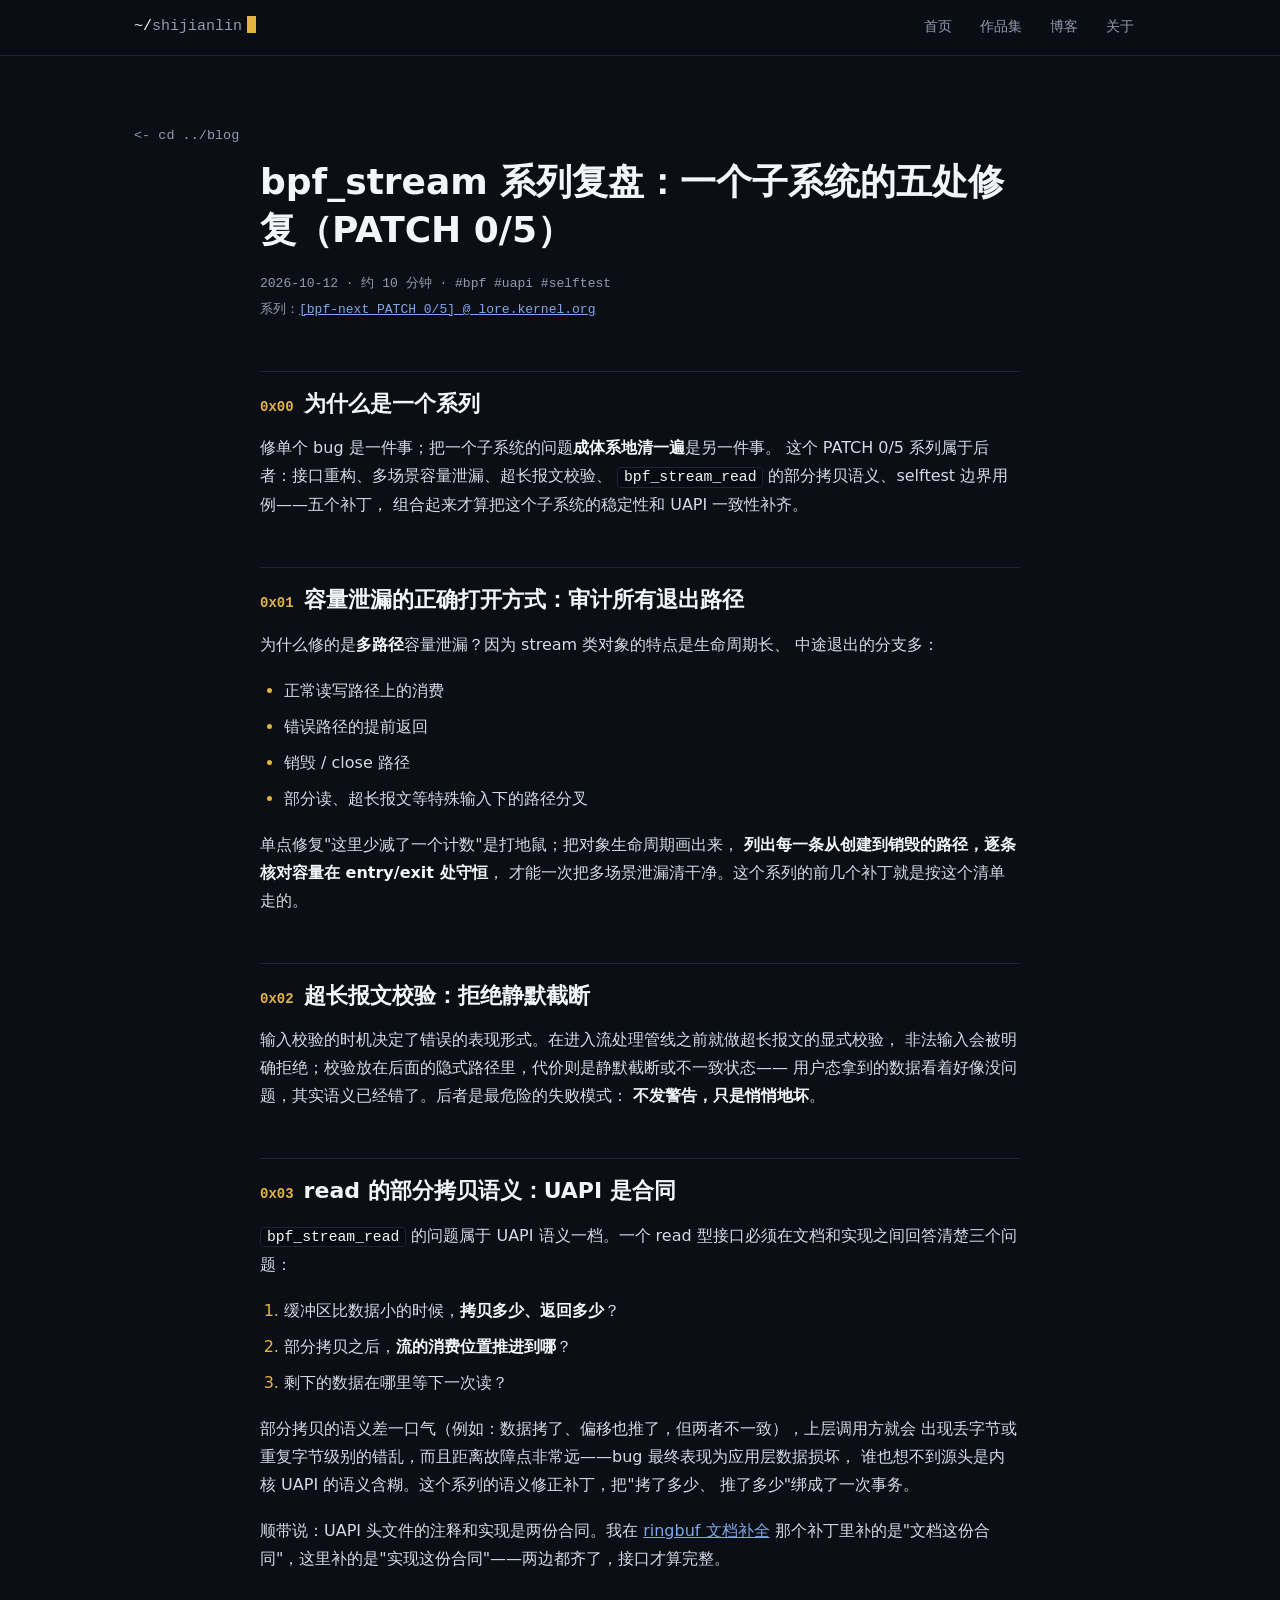
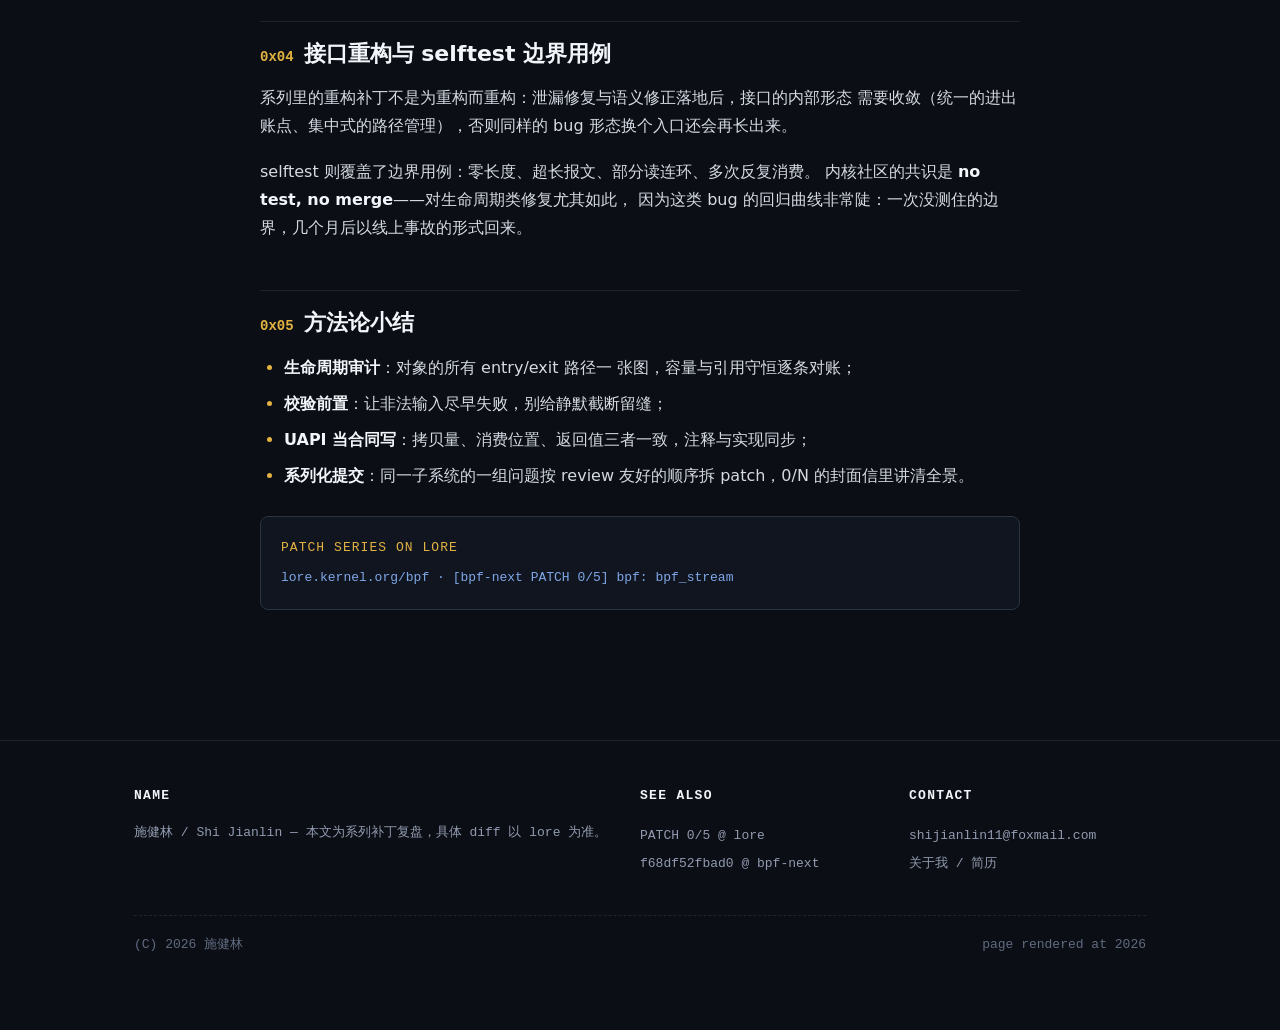
<file: blog/bpf-stream-series.html>
<!DOCTYPE html>
<html lang="zh-CN">
<head>
<meta charset="UTF-8">
<meta name="viewport" content="width=device-width, initial-scale=1.0">
<title>bpf_stream 系列复盘：一个子系统的五处修复（PATCH 0/5）· 施健林</title>
<meta name="description" content="bpf_stream 子系统的系列修复：接口重构、多场景容量泄漏、超长报文校验、bpf_stream_read 部分拷贝语义修正与 selftest 边界用例。">
<link rel="icon" href="../favicon.svg" type="image/svg+xml">
<link rel="stylesheet" href="../assets/css/style.css">
<script defer src="../assets/js/main.js"></script>
</head>
<body>
<a class="skip-link" href="#main">跳到正文</a>

<header class="nav">
  <div class="wrap nav-inner">
    <a class="nav-logo" href="../index.html">~/<span class="path">shijianlin</span><span class="cursor" aria-hidden="true"></span></a>
    <nav aria-label="主导航">
      <ul class="nav-menu">
        <li><a href="../index.html">首页</a></li>
        <li><a href="../portfolio.html">作品集</a></li>
        <li><a href="../blog.html">博客</a></li>
        <li><a href="../about.html">关于</a></li>
      </ul>
    </nav>
  </div>
</header>

<main id="main">
  <section class="section" style="border-top:none">
    <div class="wrap">
      <a class="backlink" href="../blog.html">&lt;- cd ../blog</a>

      <div class="article">
        <h1>bpf_stream 系列复盘：一个子系统的五处修复（PATCH 0/5）</h1>
        <p class="art-meta">
          2026-10-12 · 约 10 分钟 · #bpf #uapi #selftest<br>
          系列：<a href="https://lore.kernel.org/bpf/tencent_E69EAE29327E25B3548A9AF3F4FA289A6806@qq.com/T/" style="color:var(--blue)">[bpf-next PATCH 0/5] @ lore.kernel.org</a>
        </p>

        <h2><span class="secno">0x00</span>为什么是一个系列</h2>
        <p>
          修单个 bug 是一件事；把一个子系统的问题<strong>成体系地清一遍</strong>是另一件事。
          这个 PATCH 0/5 系列属于后者：接口重构、多场景容量泄漏、超长报文校验、
          <code>bpf_stream_read</code> 的部分拷贝语义、selftest 边界用例——五个补丁，
          组合起来才算把这个子系统的稳定性和 UAPI 一致性补齐。
        </p>

        <h2><span class="secno">0x01</span>容量泄漏的正确打开方式：审计所有退出路径</h2>
        <p>
          为什么修的是<strong>多路径</strong>容量泄漏？因为 stream 类对象的特点是生命周期长、
          中途退出的分支多：
        </p>
        <ul>
          <li>正常读写路径上的消费</li>
          <li>错误路径的提前返回</li>
          <li>销毁 / close 路径</li>
          <li>部分读、超长报文等特殊输入下的路径分叉</li>
        </ul>
        <p>
          单点修复"这里少减了一个计数"是打地鼠；把对象生命周期画出来，
          <strong>列出每一条从创建到销毁的路径，逐条核对容量在 entry/exit 处守恒</strong>，
          才能一次把多场景泄漏清干净。这个系列的前几个补丁就是按这个清单走的。
        </p>

        <h2><span class="secno">0x02</span>超长报文校验：拒绝静默截断</h2>
        <p>
          输入校验的时机决定了错误的表现形式。在进入流处理管线之前就做超长报文的显式校验，
          非法输入会被明确拒绝；校验放在后面的隐式路径里，代价则是静默截断或不一致状态——
          用户态拿到的数据看着好像没问题，其实语义已经错了。后者是最危险的失败模式：
          <strong>不发警告，只是悄悄地坏</strong>。
        </p>

        <h2><span class="secno">0x03</span>read 的部分拷贝语义：UAPI 是合同</h2>
        <p>
          <code>bpf_stream_read</code> 的问题属于 UAPI 语义一档。一个 read 型接口必须在文档和实现之间回答清楚三个问题：
        </p>
        <ol>
          <li>缓冲区比数据小的时候，<strong>拷贝多少、返回多少</strong>？</li>
          <li>部分拷贝之后，<strong>流的消费位置推进到哪</strong>？</li>
          <li>剩下的数据在哪里等下一次读？</li>
        </ol>
        <p>
          部分拷贝的语义差一口气（例如：数据拷了、偏移也推了，但两者不一致），上层调用方就会
          出现丢字节或重复字节级别的错乱，而且距离故障点非常远——bug 最终表现为应用层数据损坏，
          谁也想不到源头是内核 UAPI 的语义含糊。这个系列的语义修正补丁，把"拷了多少、
          推了多少"绑成了一次事务。
        </p>
        <p>
          顺带说：UAPI 头文件的注释和实现是两份合同。我在
          <a href="https://git.kernel.org/pub/scm/linux/kernel/git/bpf/bpf-next.git/commit/?id=f68df52fbad0" style="color:var(--blue)">ringbuf 文档补全</a>
          那个补丁里补的是"文档这份合同"，这里补的是"实现这份合同"——两边都齐了，接口才算完整。
        </p>

        <h2><span class="secno">0x04</span>接口重构与 selftest 边界用例</h2>
        <p>
          系列里的重构补丁不是为重构而重构：泄漏修复与语义修正落地后，接口的内部形态
          需要收敛（统一的进出账点、集中式的路径管理），否则同样的 bug 形态换个入口还会再长出来。
        </p>
        <p>
          selftest 则覆盖了边界用例：零长度、超长报文、部分读连环、多次反复消费。
          内核社区的共识是 <strong>no test, no merge</strong>——对生命周期类修复尤其如此，
          因为这类 bug 的回归曲线非常陡：一次没测住的边界，几个月后以线上事故的形式回来。
        </p>

        <h2><span class="secno">0x05</span>方法论小结</h2>
        <ul>
          <li><strong>生命周期审计</strong>：对象的所有 entry/exit 路径一 张图，容量与引用守恒逐条对账；</li>
          <li><strong>校验前置</strong>：让非法输入尽早失败，别给静默截断留缝；</li>
          <li><strong>UAPI 当合同写</strong>：拷贝量、消费位置、返回值三者一致，注释与实现同步；</li>
          <li><strong>系列化提交</strong>：同一子系统的一组问题按 review 友好的顺序拆 patch，0/N 的封面信里讲清全景。</li>
        </ul>

        <div class="box">
          <div class="bx-head">PATCH SERIES ON LORE</div>
          <a href="https://lore.kernel.org/bpf/tencent_E69EAE29327E25B3548A9AF3F4FA289A6806@qq.com/T/">
            lore.kernel.org/bpf · [bpf-next PATCH 0/5] bpf: bpf_stream
          </a>
        </div>
      </div>
    </div>
  </section>
</main>

<footer>
  <div class="wrap">
    <div class="foot-grid">
      <div>
        <h4>NAME</h4>
        <p style="margin:0">施健林 / Shi Jianlin — 本文为系列补丁复盘，具体 diff 以 lore 为准。</p>
      </div>
      <div>
        <h4>SEE ALSO</h4>
        <ul>
          <li><a href="https://lore.kernel.org/bpf/tencent_E69EAE29327E25B3548A9AF3F4FA289A6806@qq.com/T/">PATCH 0/5 @ lore</a></li>
          <li><a href="https://git.kernel.org/pub/scm/linux/kernel/git/bpf/bpf-next.git/commit/?id=f68df52fbad0">f68df52fbad0 @ bpf-next</a></li>
        </ul>
      </div>
      <div>
        <h4>CONTACT</h4>
        <ul>
          <li><a href="mailto:shijianlin11@foxmail.com">shijianlin11@foxmail.com</a></li>
          <li><a href="../about.html">关于我 / 简历</a></li>
        </ul>
      </div>
    </div>
    <p class="foot-note">
      <span>(C) 2026 施健林</span>
      <span>page rendered at <span id="year">2026</span></span>
    </p>
  </div>
</footer>

</body>
</html>
</file>
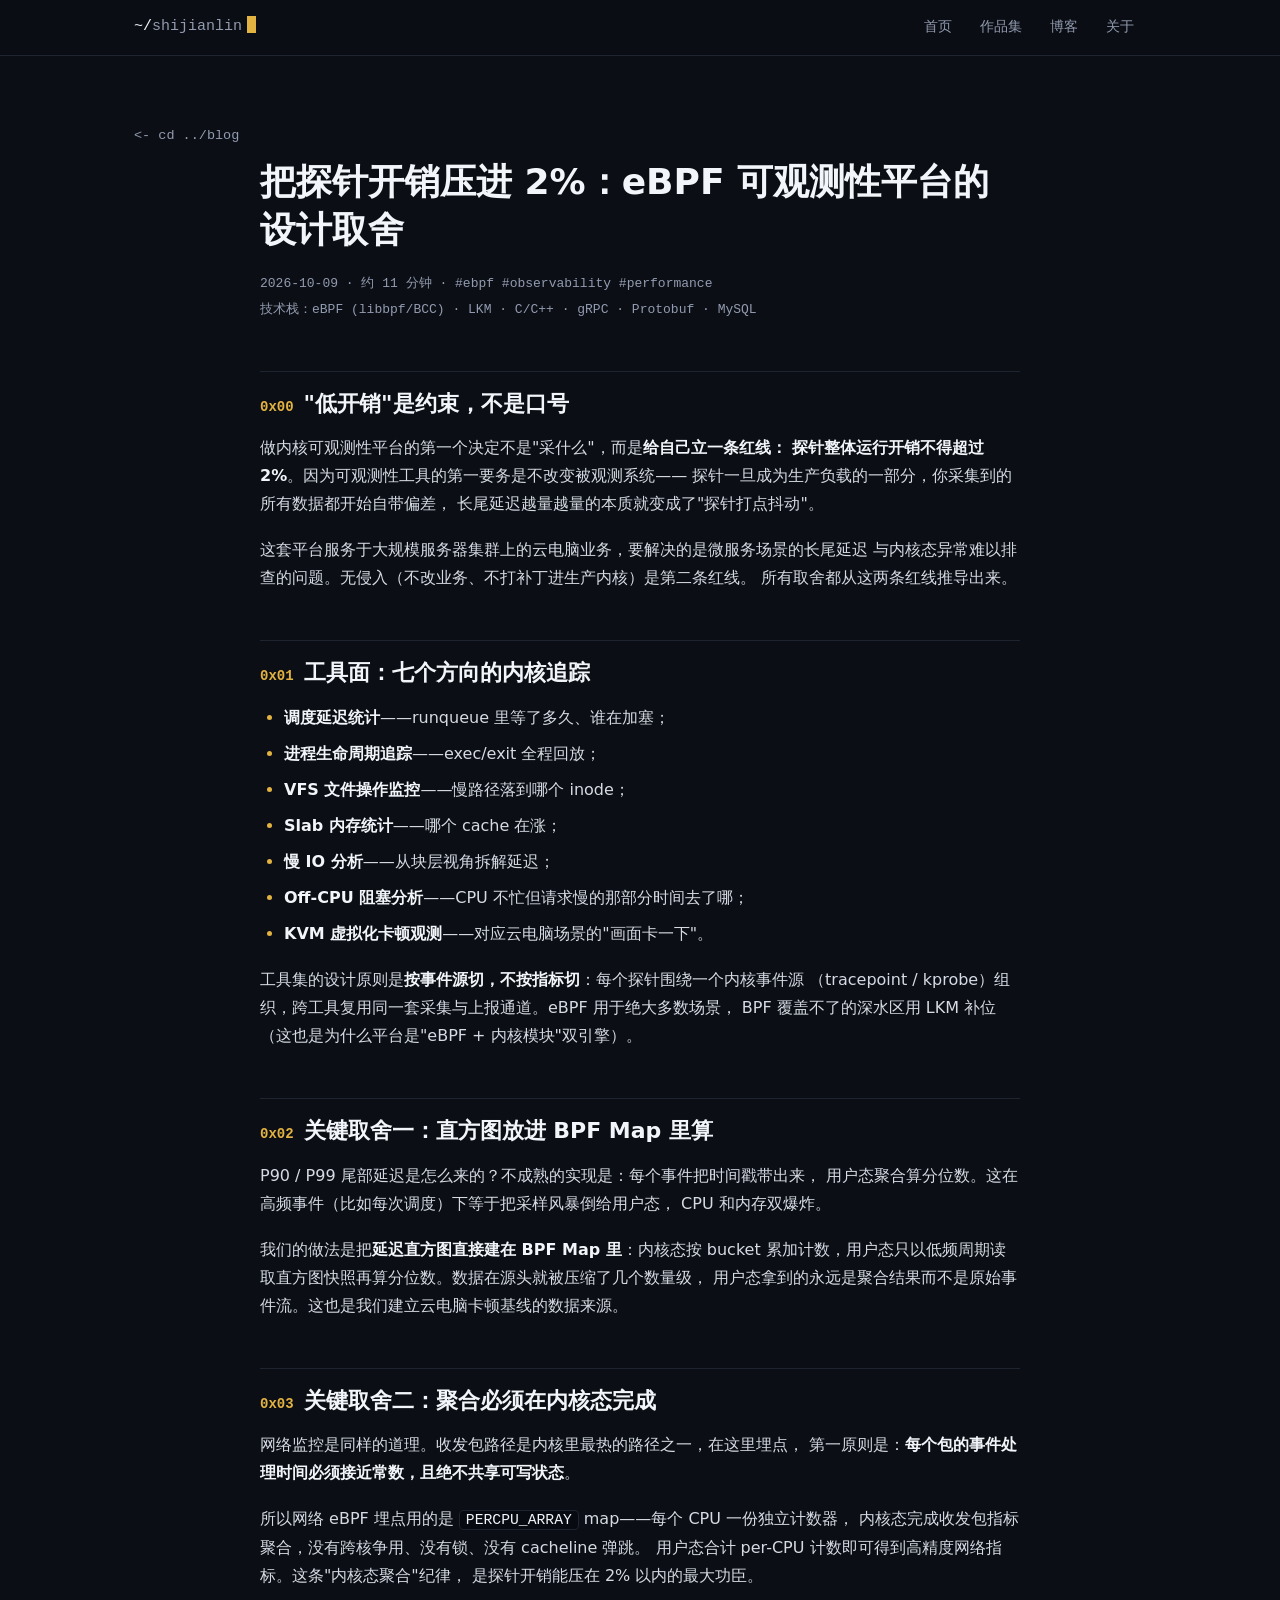
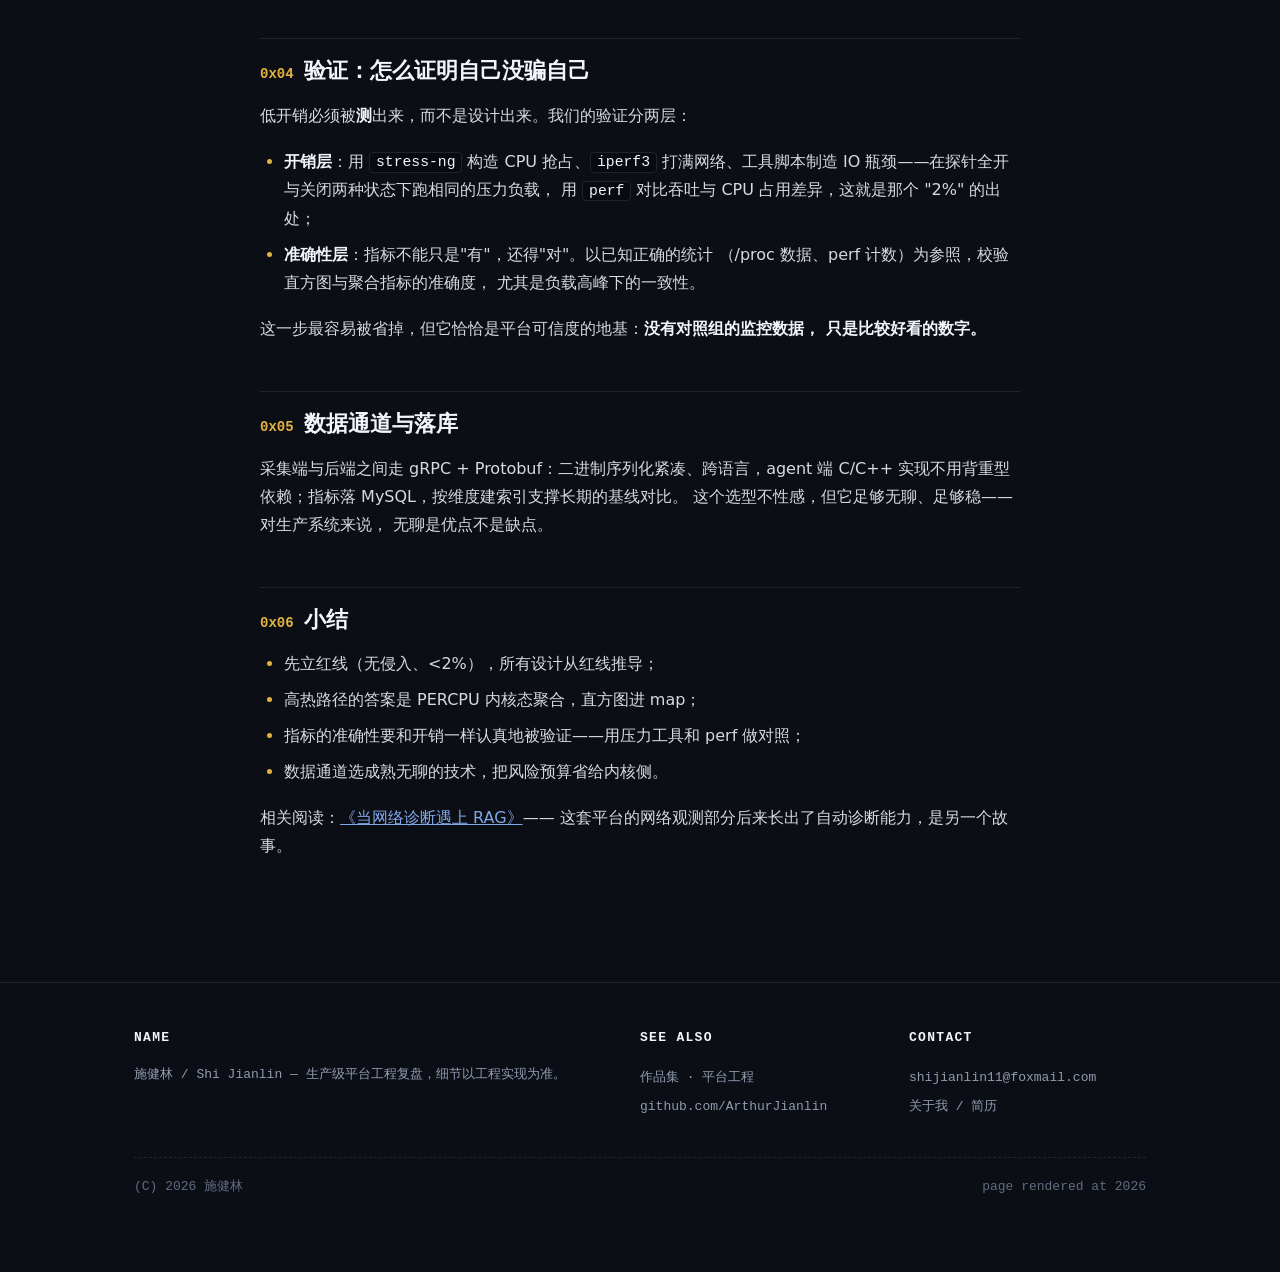
<file: blog/ebpf-observability.html>
<!DOCTYPE html>
<html lang="zh-CN">
<head>
<meta charset="UTF-8">
<meta name="viewport" content="width=device-width, initial-scale=1.0">
<title>把探针开销压进 2%：eBPF 可观测性平台的设计取舍 · 施健林</title>
<meta name="description" content="基于 eBPF 与内核模块的分布式可观测性平台：为什么直方图放进 BPF Map、聚合在内核态完成、以及用 stress-ng 与 iperf3 验证探针开销与指标准确性。">
<link rel="icon" href="../favicon.svg" type="image/svg+xml">
<link rel="stylesheet" href="../assets/css/style.css">
<script defer src="../assets/js/main.js"></script>
</head>
<body>
<a class="skip-link" href="#main">跳到正文</a>

<header class="nav">
  <div class="wrap nav-inner">
    <a class="nav-logo" href="../index.html">~/<span class="path">shijianlin</span><span class="cursor" aria-hidden="true"></span></a>
    <nav aria-label="主导航">
      <ul class="nav-menu">
        <li><a href="../index.html">首页</a></li>
        <li><a href="../portfolio.html">作品集</a></li>
        <li><a href="../blog.html">博客</a></li>
        <li><a href="../about.html">关于</a></li>
      </ul>
    </nav>
  </div>
</header>

<main id="main">
  <section class="section" style="border-top:none">
    <div class="wrap">
      <a class="backlink" href="../blog.html">&lt;- cd ../blog</a>

      <div class="article">
        <h1>把探针开销压进 2%：eBPF 可观测性平台的设计取舍</h1>
        <p class="art-meta">
          2026-10-09 · 约 11 分钟 · #ebpf #observability #performance<br>
          技术栈：eBPF (libbpf/BCC) · LKM · C/C++ · gRPC · Protobuf · MySQL
        </p>

        <h2><span class="secno">0x00</span>"低开销"是约束，不是口号</h2>
        <p>
          做内核可观测性平台的第一个决定不是"采什么"，而是<strong>给自己立一条红线：
          探针整体运行开销不得超过 2%</strong>。因为可观测性工具的第一要务是不改变被观测系统——
          探针一旦成为生产负载的一部分，你采集到的所有数据都开始自带偏差，
          长尾延迟越量越量的本质就变成了"探针打点抖动"。
        </p>
        <p>
          这套平台服务于大规模服务器集群上的云电脑业务，要解决的是微服务场景的长尾延迟
          与内核态异常难以排查的问题。无侵入（不改业务、不打补丁进生产内核）是第二条红线。
          所有取舍都从这两条红线推导出来。
        </p>

        <h2><span class="secno">0x01</span>工具面：七个方向的内核追踪</h2>
        <ul>
          <li><strong>调度延迟统计</strong>——runqueue 里等了多久、谁在加塞；</li>
          <li><strong>进程生命周期追踪</strong>——exec/exit 全程回放；</li>
          <li><strong>VFS 文件操作监控</strong>——慢路径落到哪个 inode；</li>
          <li><strong>Slab 内存统计</strong>——哪个 cache 在涨；</li>
          <li><strong>慢 IO 分析</strong>——从块层视角拆解延迟；</li>
          <li><strong>Off-CPU 阻塞分析</strong>——CPU 不忙但请求慢的那部分时间去了哪；</li>
          <li><strong>KVM 虚拟化卡顿观测</strong>——对应云电脑场景的"画面卡一下"。</li>
        </ul>
        <p>
          工具集的设计原则是<strong>按事件源切，不按指标切</strong>：每个探针围绕一个内核事件源
          （tracepoint / kprobe）组织，跨工具复用同一套采集与上报通道。eBPF 用于绝大多数场景，
          BPF 覆盖不了的深水区用 LKM 补位（这也是为什么平台是"eBPF + 内核模块"双引擎）。
        </p>

        <h2><span class="secno">0x02</span>关键取舍一：直方图放进 BPF Map 里算</h2>
        <p>
          P90 / P99 尾部延迟是怎么来的？不成熟的实现是：每个事件把时间戳带出来，
          用户态聚合算分位数。这在高频事件（比如每次调度）下等于把采样风暴倒给用户态，
          CPU 和内存双爆炸。
        </p>
        <p>
          我们的做法是把<strong>延迟直方图直接建在 BPF Map 里</strong>：内核态按 bucket
          累加计数，用户态只以低频周期读取直方图快照再算分位数。数据在源头就被压缩了几个数量级，
          用户态拿到的永远是聚合结果而不是原始事件流。这也是我们建立云电脑卡顿基线的数据来源。
        </p>

        <h2><span class="secno">0x03</span>关键取舍二：聚合必须在内核态完成</h2>
        <p>
          网络监控是同样的道理。收发包路径是内核里最热的路径之一，在这里埋点，
          第一原则是：<strong>每个包的事件处理时间必须接近常数，且绝不共享可写状态</strong>。
        </p>
        <p>
          所以网络 eBPF 埋点用的是 <code>PERCPU_ARRAY</code> map——每个 CPU 一份独立计数器，
          内核态完成收发包指标聚合，没有跨核争用、没有锁、没有 cacheline 弹跳。
          用户态合计 per-CPU 计数即可得到高精度网络指标。这条"内核态聚合"纪律，
          是探针开销能压在 2% 以内的最大功臣。
        </p>

        <h2><span class="secno">0x04</span>验证：怎么证明自己没骗自己</h2>
        <p>
          低开销必须被<strong>测</strong>出来，而不是设计出来。我们的验证分两层：
        </p>
        <ul>
          <li><strong>开销层</strong>：用 <code>stress-ng</code> 构造 CPU 抢占、<code>iperf3</code>
              打满网络、工具脚本制造 IO 瓶颈——在探针全开与关闭两种状态下跑相同的压力负载，
              用 <code>perf</code> 对比吞吐与 CPU 占用差异，这就是那个 "2%" 的出处；</li>
          <li><strong>准确性层</strong>：指标不能只是"有"，还得"对"。以已知正确的统计
              （/proc 数据、perf 计数）为参照，校验直方图与聚合指标的准确度，
              尤其是负载高峰下的一致性。</li>
        </ul>
        <p>
          这一步最容易被省掉，但它恰恰是平台可信度的地基：<strong>没有对照组的监控数据，
          只是比较好看的数字。</strong>
        </p>

        <h2><span class="secno">0x05</span>数据通道与落库</h2>
        <p>
          采集端与后端之间走 gRPC + Protobuf：二进制序列化紧凑、跨语言，agent 端 C/C++
          实现不用背重型依赖；指标落 MySQL，按维度建索引支撑长期的基线对比。
          这个选型不性感，但它足够无聊、足够稳——对生产系统来说，
          无聊是优点不是缺点。
        </p>

        <h2><span class="secno">0x06</span>小结</h2>
        <ul>
          <li>先立红线（无侵入、&lt;2%），所有设计从红线推导；</li>
          <li>高热路径的答案是 PERCPU 内核态聚合，直方图进 map；</li>
          <li>指标的准确性要和开销一样认真地被验证——用压力工具和 perf 做对照；</li>
          <li>数据通道选成熟无聊的技术，把风险预算省给内核侧。</li>
        </ul>

        <p>
          相关阅读：<a href="./rag-network-diagnosis.html" style="color:var(--blue)">《当网络诊断遇上 RAG》</a>——
          这套平台的网络观测部分后来长出了自动诊断能力，是另一个故事。
        </p>
      </div>
    </div>
  </section>
</main>

<footer>
  <div class="wrap">
    <div class="foot-grid">
      <div>
        <h4>NAME</h4>
        <p style="margin:0">施健林 / Shi Jianlin — 生产级平台工程复盘，细节以工程实现为准。</p>
      </div>
      <div>
        <h4>SEE ALSO</h4>
        <ul>
          <li><a href="../portfolio.html">作品集 · 平台工程</a></li>
          <li><a href="https://github.com/ArthurJianlin">github.com/ArthurJianlin</a></li>
        </ul>
      </div>
      <div>
        <h4>CONTACT</h4>
        <ul>
          <li><a href="mailto:shijianlin11@foxmail.com">shijianlin11@foxmail.com</a></li>
          <li><a href="../about.html">关于我 / 简历</a></li>
        </ul>
      </div>
    </div>
    <p class="foot-note">
      <span>(C) 2026 施健林</span>
      <span>page rendered at <span id="year">2026</span></span>
    </p>
  </div>
</footer>

</body>
</html>
</file>
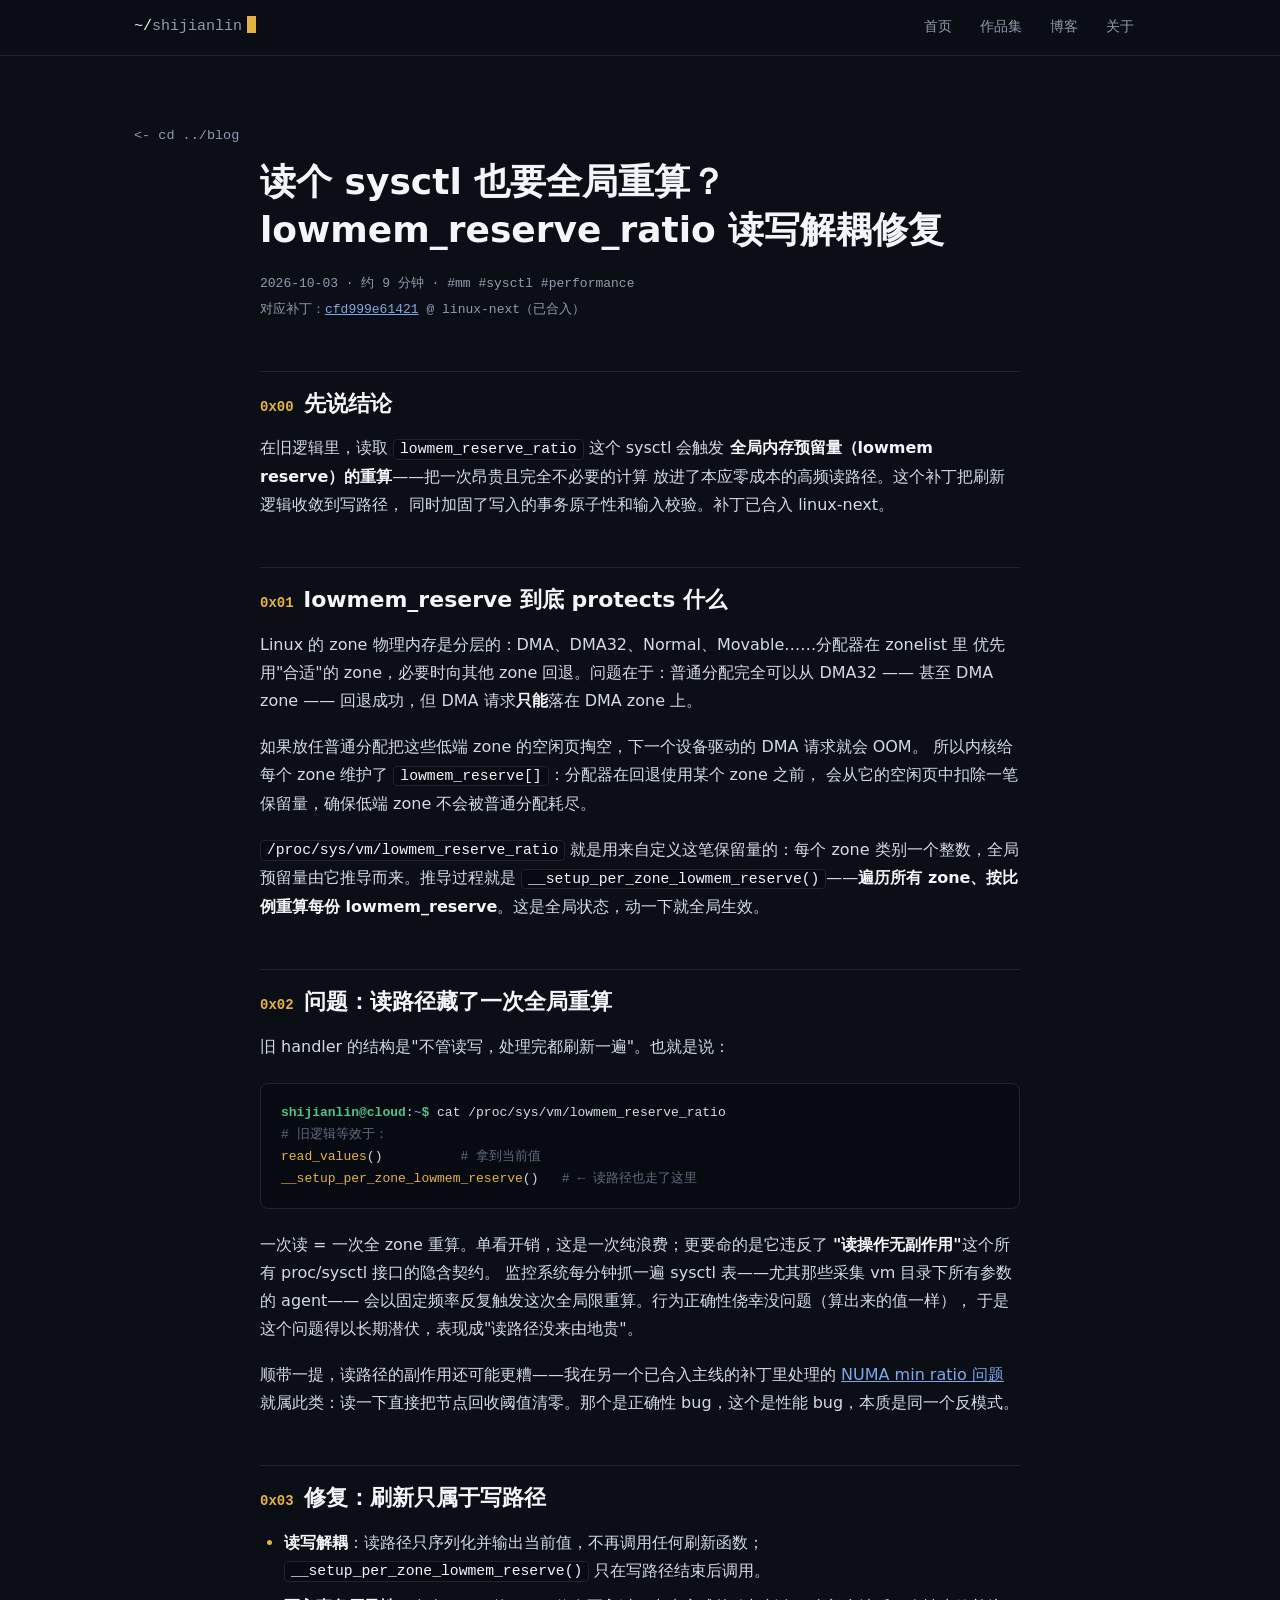
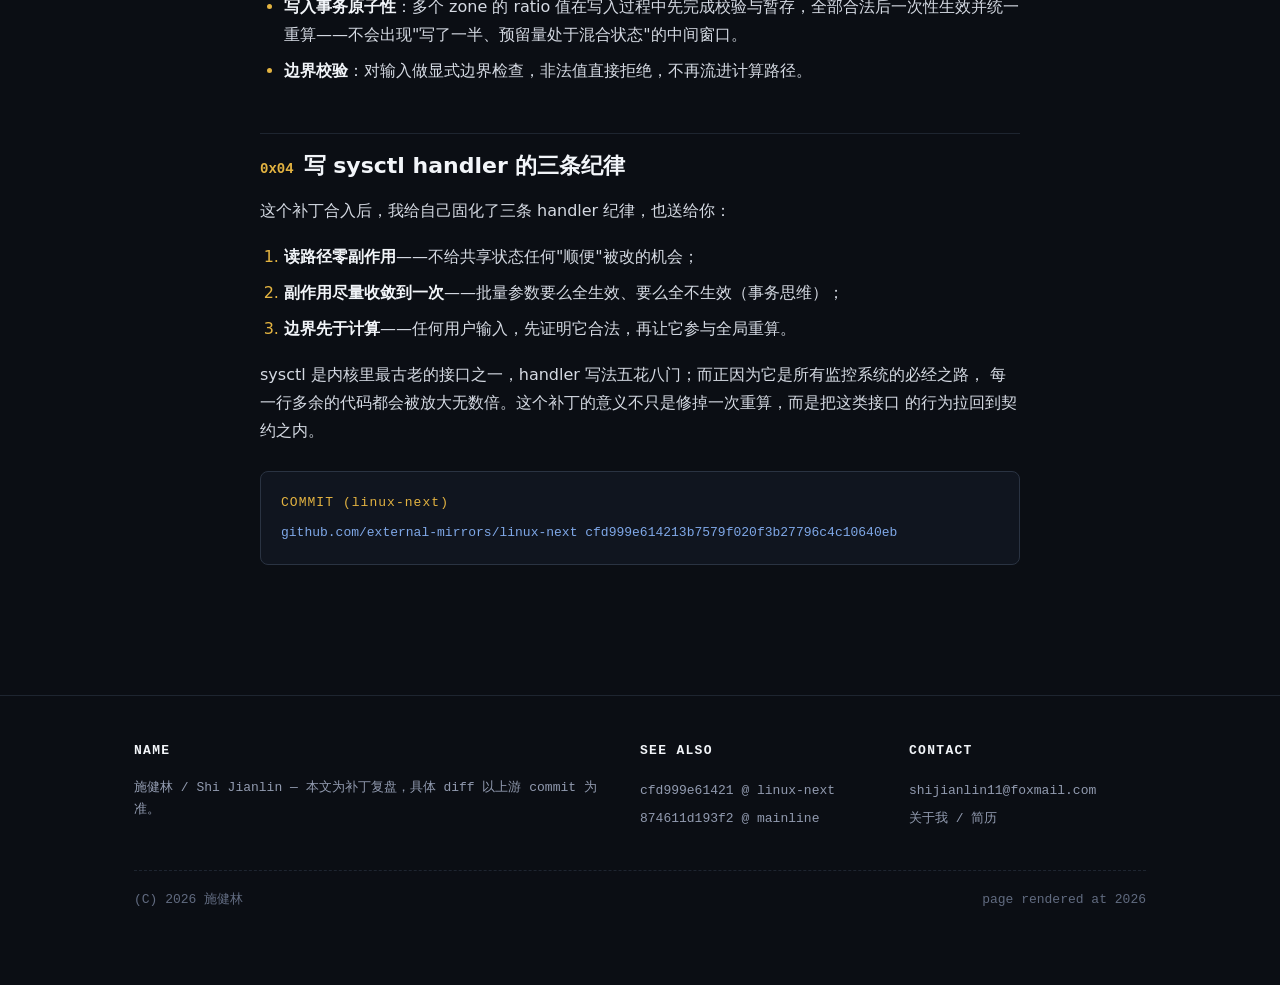
<file: blog/lowmem-reserve-ratio.html>
<!DOCTYPE html>
<html lang="zh-CN">
<head>
<meta charset="UTF-8">
<meta name="viewport" content="width=device-width, initial-scale=1.0">
<title>读个 sysctl 也要全局重算？lowmem_reserve_ratio 读写解耦修复 · 施健林</title>
<meta name="description" content="lowmem_reserve_ratio sysctl 读路径触发全局内存预留量不必要重算的性能修复，含写事务原子性与边界校验，已合入 linux-next（cfd999e61421）。">
<link rel="icon" href="../favicon.svg" type="image/svg+xml">
<link rel="stylesheet" href="../assets/css/style.css">
<script defer src="../assets/js/main.js"></script>
</head>
<body>
<a class="skip-link" href="#main">跳到正文</a>

<header class="nav">
  <div class="wrap nav-inner">
    <a class="nav-logo" href="../index.html">~/<span class="path">shijianlin</span><span class="cursor" aria-hidden="true"></span></a>
    <nav aria-label="主导航">
      <ul class="nav-menu">
        <li><a href="../index.html">首页</a></li>
        <li><a href="../portfolio.html">作品集</a></li>
        <li><a href="../blog.html">博客</a></li>
        <li><a href="../about.html">关于</a></li>
      </ul>
    </nav>
  </div>
</header>

<main id="main">
  <section class="section" style="border-top:none">
    <div class="wrap">
      <a class="backlink" href="../blog.html">&lt;- cd ../blog</a>

      <div class="article">
        <h1>读个 sysctl 也要全局重算？lowmem_reserve_ratio 读写解耦修复</h1>
        <p class="art-meta">
          2026-10-03 · 约 9 分钟 · #mm #sysctl #performance<br>
          对应补丁：<a href="https://github.com/external-mirrors/linux-next/commit/cfd999e614213b7579f020f3b27796c4c10640eb" style="color:var(--blue)">cfd999e61421</a> @ linux-next（已合入）
        </p>

        <h2><span class="secno">0x00</span>先说结论</h2>
        <p>
          在旧逻辑里，读取 <code>lowmem_reserve_ratio</code> 这个 sysctl 会触发
          <strong>全局内存预留量（lowmem reserve）的重算</strong>——把一次昂贵且完全不必要的计算
          放进了本应零成本的高频读路径。这个补丁把刷新逻辑收敛到写路径，
          同时加固了写入的事务原子性和输入校验。补丁已合入 linux-next。
        </p>

        <h2><span class="secno">0x01</span>lowmem_reserve 到底 protects 什么</h2>
        <p>
          Linux 的 zone 物理内存是分层的：DMA、DMA32、Normal、Movable……分配器在 zonelist 里
          优先用"合适"的 zone，必要时向其他 zone 回退。问题在于：普通分配完全可以从 DMA32 ——
          甚至 DMA zone —— 回退成功，但 DMA 请求<strong>只能</strong>落在 DMA zone 上。
        </p>
        <p>
          如果放任普通分配把这些低端 zone 的空闲页掏空，下一个设备驱动的 DMA 请求就会 OOM。
          所以内核给每个 zone 维护了 <code>lowmem_reserve[]</code>：分配器在回退使用某个 zone 之前，
          会从它的空闲页中扣除一笔保留量，确保低端 zone 不会被普通分配耗尽。
        </p>
        <p>
          <code>/proc/sys/vm/lowmem_reserve_ratio</code> 就是用来自定义这笔保留量的：每个 zone
          类别一个整数，全局预留量由它推导而来。推导过程就是
          <code>__setup_per_zone_lowmem_reserve()</code>——<strong>遍历所有 zone、按比例重算每份
          lowmem_reserve</strong>。这是全局状态，动一下就全局生效。
        </p>

        <h2><span class="secno">0x02</span>问题：读路径藏了一次全局重算</h2>
        <p>
          旧 handler 的结构是"不管读写，处理完都刷新一遍"。也就是说：
        </p>
        <pre class="code"><span class="u">shijianlin@cloud</span><span class="sep">:</span><span class="path">~</span><span class="p">$</span> cat /proc/sys/vm/lowmem_reserve_ratio
<span class="c"># 旧逻辑等效于：</span>
<span class="k">read_values</span>()          <span class="c"># 拿到当前值</span>
<span class="k">__setup_per_zone_lowmem_reserve</span>()   <span class="c"># ← 读路径也走了这里</span></pre>
        <p>
          一次读 = 一次全 zone 重算。单看开销，这是一次纯浪费；更要命的是它违反了
          <strong>"读操作无副作用"</strong>这个所有 proc/sysctl 接口的隐含契约。
          监控系统每分钟抓一遍 sysctl 表——尤其那些采集 vm 目录下所有参数的 agent——
          会以固定频率反复触发这次全局限重算。行为正确性侥幸没问题（算出来的值一样），
          于是这个问题得以长期潜伏，表现成"读路径没来由地贵"。
        </p>
        <p>
          顺带一提，读路径的副作用还可能更糟——我在另一个已合入主线的补丁里处理的
          <a href="./numa-watermark-fix.html" style="color:var(--blue)">NUMA min ratio 问题</a>
          就属此类：读一下直接把节点回收阈值清零。那个是正确性 bug，这个是性能 bug，本质是同一个反模式。
        </p>

        <h2><span class="secno">0x03</span>修复：刷新只属于写路径</h2>
        <ul>
          <li><strong>读写解耦</strong>：读路径只序列化并输出当前值，不再调用任何刷新函数；<code>__setup_per_zone_lowmem_reserve()</code> 只在写路径结束后调用。</li>
          <li><strong>写入事务原子性</strong>：多个 zone 的 ratio 值在写入过程中先完成校验与暂存，全部合法后一次性生效并统一重算——不会出现"写了一半、预留量处于混合状态"的中间窗口。</li>
          <li><strong>边界校验</strong>：对输入做显式边界检查，非法值直接拒绝，不再流进计算路径。</li>
        </ul>

        <h2><span class="secno">0x04</span>写 sysctl handler 的三条纪律</h2>
        <p>这个补丁合入后，我给自己固化了三条 handler 纪律，也送给你：</p>
        <ol>
          <li><strong>读路径零副作用</strong>——不给共享状态任何"顺便"被改的机会；</li>
          <li><strong>副作用尽量收敛到一次</strong>——批量参数要么全生效、要么全不生效（事务思维）；</li>
          <li><strong>边界先于计算</strong>——任何用户输入，先证明它合法，再让它参与全局重算。</li>
        </ol>
        <p>
          sysctl 是内核里最古老的接口之一，handler 写法五花八门；而正因为它是所有监控系统的必经之路，
          每一行多余的代码都会被放大无数倍。这个补丁的意义不只是修掉一次重算，而是把这类接口
          的行为拉回到契约之内。
        </p>

        <div class="box">
          <div class="bx-head">COMMIT (linux-next)</div>
          <a href="https://github.com/external-mirrors/linux-next/commit/cfd999e614213b7579f020f3b27796c4c10640eb">
            github.com/external-mirrors/linux-next cfd999e614213b7579f020f3b27796c4c10640eb
          </a>
        </div>
      </div>
    </div>
  </section>
</main>

<footer>
  <div class="wrap">
    <div class="foot-grid">
      <div>
        <h4>NAME</h4>
        <p style="margin:0">施健林 / Shi Jianlin — 本文为补丁复盘，具体 diff 以上游 commit 为准。</p>
      </div>
      <div>
        <h4>SEE ALSO</h4>
        <ul>
          <li><a href="https://github.com/external-mirrors/linux-next/commit/cfd999e614213b7579f020f3b27796c4c10640eb">cfd999e61421 @ linux-next</a></li>
          <li><a href="https://git.kernel.org/pub/scm/linux/kernel/git/torvalds/linux.git/commit/?id=874611d193f2">874611d193f2 @ mainline</a></li>
        </ul>
      </div>
      <div>
        <h4>CONTACT</h4>
        <ul>
          <li><a href="mailto:shijianlin11@foxmail.com">shijianlin11@foxmail.com</a></li>
          <li><a href="../about.html">关于我 / 简历</a></li>
        </ul>
      </div>
    </div>
    <p class="foot-note">
      <span>(C) 2026 施健林</span>
      <span>page rendered at <span id="year">2026</span></span>
    </p>
  </div>
</footer>

</body>
</html>
</file>
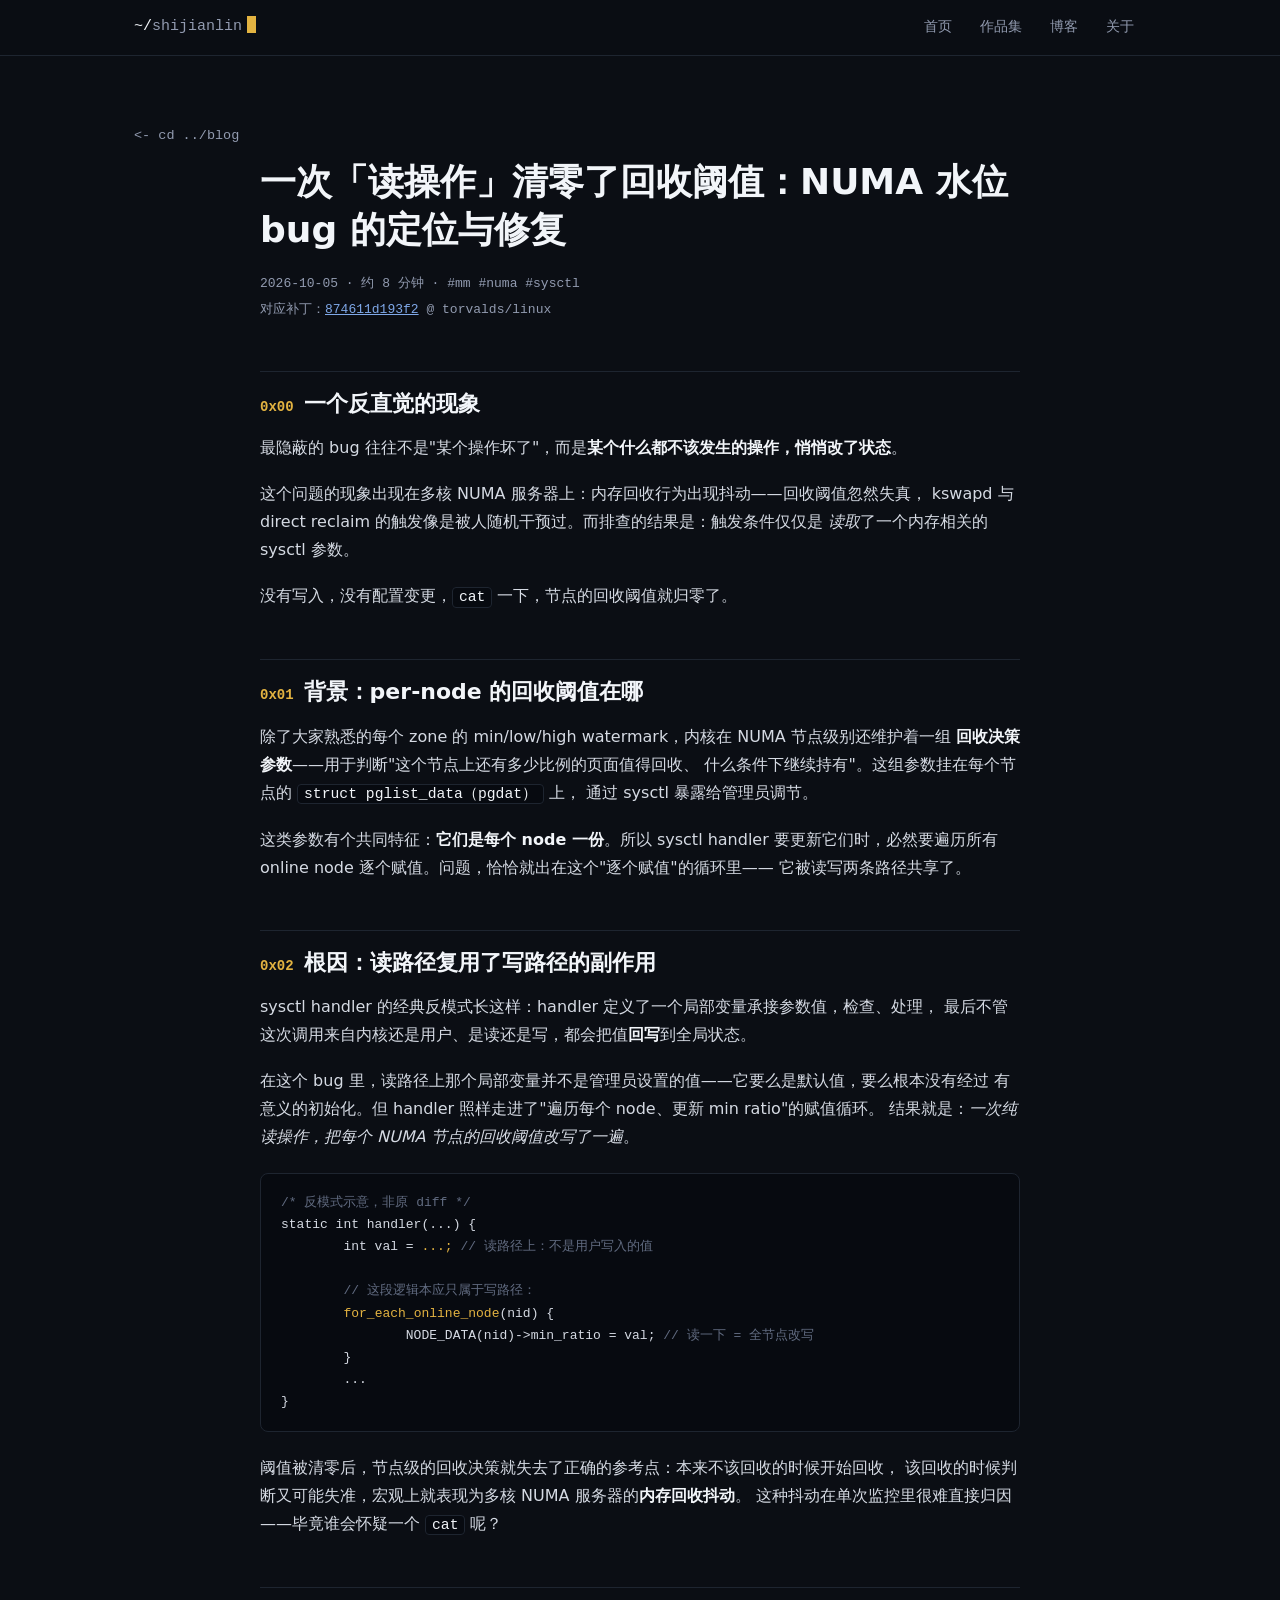
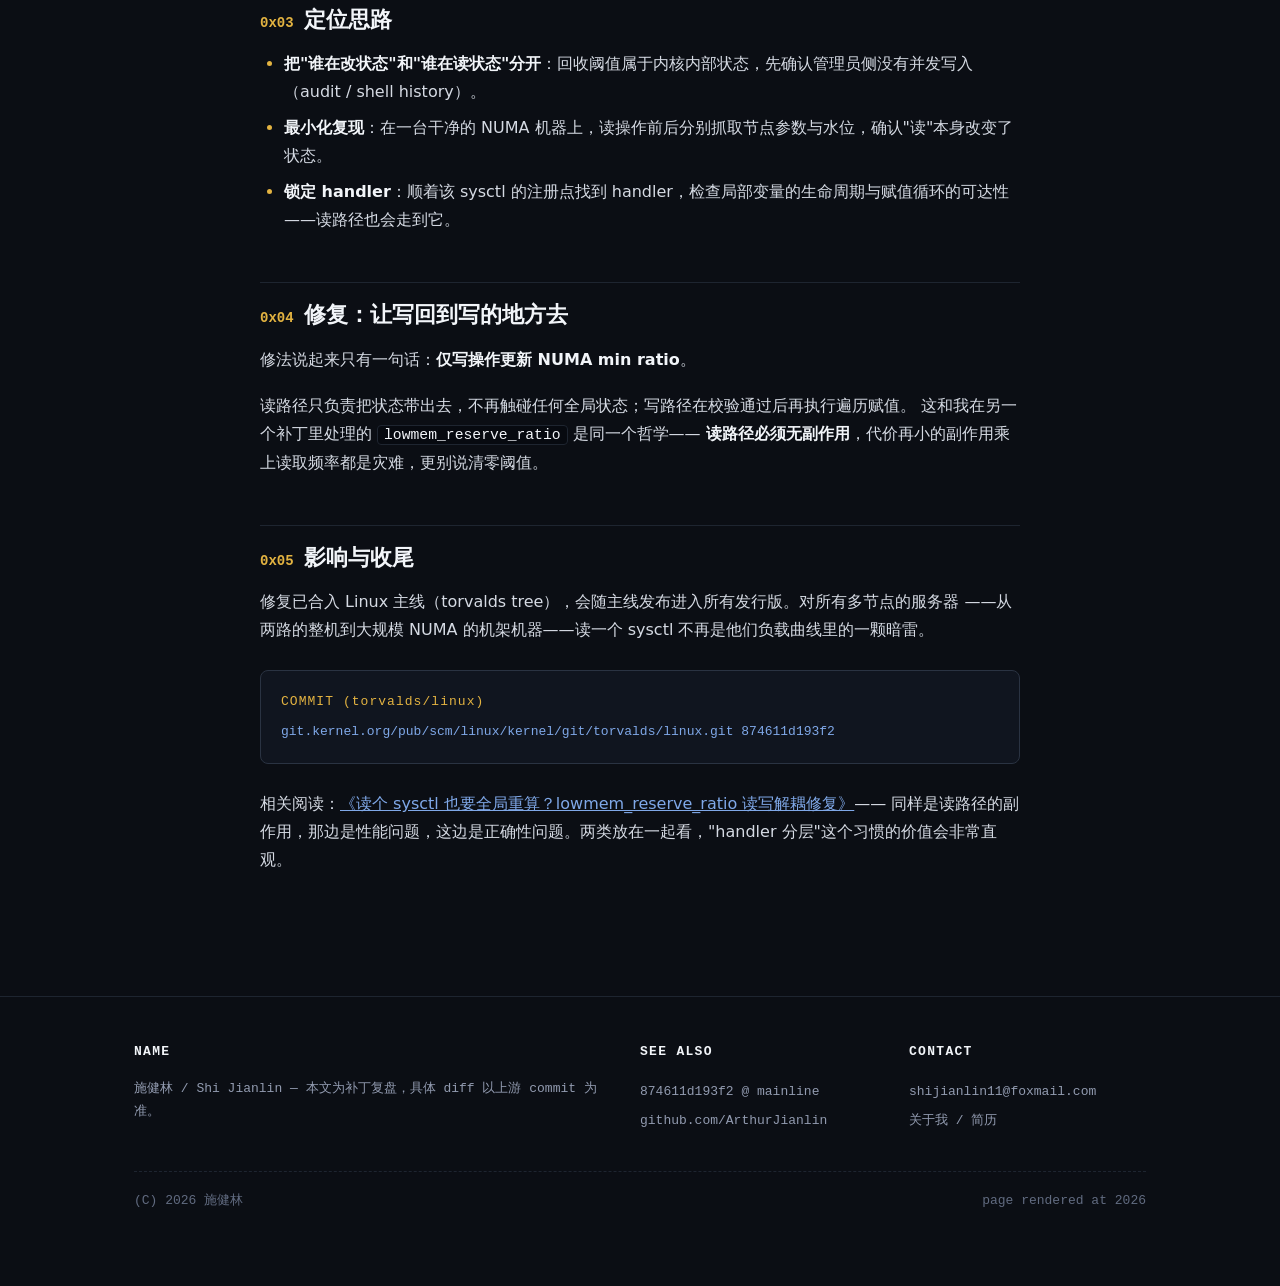
<file: blog/numa-watermark-fix.html>
<!DOCTYPE html>
<html lang="zh-CN">
<head>
<meta charset="UTF-8">
<meta name="viewport" content="width=device-width, initial-scale=1.0">
<title>一次「读操作」清零了回收阈值：NUMA 水位 bug 的定位与修复 · 施健林</title>
<meta name="description" content="NUMA 架构下读取内存 sysctl 参数意外清零节点回收阈值的隐蔽 bug 定位与修复，补丁已合入 Linux 主线（874611d193f2）。">
<link rel="icon" href="../favicon.svg" type="image/svg+xml">
<link rel="stylesheet" href="../assets/css/style.css">
<script defer src="../assets/js/main.js"></script>
</head>
<body>
<a class="skip-link" href="#main">跳到正文</a>

<header class="nav">
  <div class="wrap nav-inner">
    <a class="nav-logo" href="../index.html">~/<span class="path">shijianlin</span><span class="cursor" aria-hidden="true"></span></a>
    <nav aria-label="主导航">
      <ul class="nav-menu">
        <li><a href="../index.html">首页</a></li>
        <li><a href="../portfolio.html">作品集</a></li>
        <li><a href="../blog.html">博客</a></li>
        <li><a href="../about.html">关于</a></li>
      </ul>
    </nav>
  </div>
</header>

<main id="main">
  <section class="section" style="border-top:none">
    <div class="wrap">
      <a class="backlink" href="../blog.html">&lt;- cd ../blog</a>

      <div class="article">
        <h1>一次「读操作」清零了回收阈值：NUMA 水位 bug 的定位与修复</h1>
        <p class="art-meta">
          2026-10-05 · 约 8 分钟 · #mm #numa #sysctl<br>
          对应补丁：<a href="https://git.kernel.org/pub/scm/linux/kernel/git/torvalds/linux.git/commit/?id=874611d193f2" style="color:var(--blue)">874611d193f2</a> @ torvalds/linux
        </p>

        <h2><span class="secno">0x00</span>一个反直觉的现象</h2>
        <p>
          最隐蔽的 bug 往往不是"某个操作坏了"，而是<strong>某个什么都不该发生的操作，悄悄改了状态</strong>。
        </p>
        <p>
          这个问题的现象出现在多核 NUMA 服务器上：内存回收行为出现抖动——回收阈值忽然失真，
          kswapd 与 direct reclaim 的触发像是被人随机干预过。而排查的结果是：触发条件仅仅是
          <em>读取</em>了一个内存相关的 sysctl 参数。
        </p>
        <p>
          没有写入，没有配置变更，<code>cat</code> 一下，节点的回收阈值就归零了。
        </p>

        <h2><span class="secno">0x01</span>背景：per-node 的回收阈值在哪</h2>
        <p>
          除了大家熟悉的每个 zone 的 min/low/high watermark，内核在 NUMA 节点级别还维护着一组
          <strong>回收决策参数</strong>——用于判断"这个节点上还有多少比例的页面值得回收、
          什么条件下继续持有"。这组参数挂在每个节点的 <code>struct pglist_data（pgdat）</code> 上，
          通过 sysctl 暴露给管理员调节。
        </p>
        <p>
          这类参数有个共同特征：<strong>它们是每个 node 一份</strong>。所以 sysctl handler
          要更新它们时，必然要遍历所有 online node 逐个赋值。问题，恰恰就出在这个"逐个赋值"的循环里——
          它被读写两条路径共享了。
        </p>

        <h2><span class="secno">0x02</span>根因：读路径复用了写路径的副作用</h2>
        <p>
          sysctl handler 的经典反模式长这样：handler 定义了一个局部变量承接参数值，检查、处理，
          最后不管这次调用来自内核还是用户、是读还是写，都会把值<strong>回写</strong>到全局状态。
        </p>
        <p>
          在这个 bug 里，读路径上那个局部变量并不是管理员设置的值——它要么是默认值，要么根本没有经过
          有意义的初始化。但 handler 照样走进了"遍历每个 node、更新 min ratio"的赋值循环。
          结果就是：<em>一次纯读操作，把每个 NUMA 节点的回收阈值改写了一遍</em>。
        </p>
        <pre class="code"><span class="c">/* 反模式示意，非原 diff */</span>
static int handler(...) {
        int val = <span class="k" >...;</span> <span class="c">// 读路径上：不是用户写入的值</span>

        <span class="c">// 这段逻辑本应只属于写路径：</span>
        <span class="k" >for_each_online_node</span>(nid) {
                NODE_DATA(nid)-&gt;min_ratio = val; <span class="c">// 读一下 = 全节点改写</span>
        }
        ...
}</pre>
        <p>
          阈值被清零后，节点级的回收决策就失去了正确的参考点：本来不该回收的时候开始回收，
          该回收的时候判断又可能失准，宏观上就表现为多核 NUMA 服务器的<strong>内存回收抖动</strong>。
          这种抖动在单次监控里很难直接归因——毕竟谁会怀疑一个 <code>cat</code> 呢？
        </p>

        <h2><span class="secno">0x03</span>定位思路</h2>
        <ul>
          <li><strong>把"谁在改状态"和"谁在读状态"分开</strong>：回收阈值属于内核内部状态，先确认管理员侧没有并发写入（audit / shell history）。</li>
          <li><strong>最小化复现</strong>：在一台干净的 NUMA 机器上，读操作前后分别抓取节点参数与水位，确认"读"本身改变了状态。</li>
          <li><strong>锁定 handler</strong>：顺着该 sysctl 的注册点找到 handler，检查局部变量的生命周期与赋值循环的可达性——读路径也会走到它。</li>
        </ul>

        <h2><span class="secno">0x04</span>修复：让写回到写的地方去</h2>
        <p>
          修法说起来只有一句话：<strong>仅写操作更新 NUMA min ratio</strong>。
        </p>
        <p>
          读路径只负责把状态带出去，不再触碰任何全局状态；写路径在校验通过后再执行遍历赋值。
          这和我在另一个补丁里处理的 <code>lowmem_reserve_ratio</code> 是同一个哲学——
          <strong>读路径必须无副作用</strong>，代价再小的副作用乘上读取频率都是灾难，更别说清零阈值。
        </p>

        <h2><span class="secno">0x05</span>影响与收尾</h2>
        <p>
          修复已合入 Linux 主线（torvalds tree），会随主线发布进入所有发行版。对所有多节点的服务器
          ——从两路的整机到大规模 NUMA 的机架机器——读一个 sysctl 不再是他们负载曲线里的一颗暗雷。
        </p>
        <div class="box">
          <div class="bx-head">COMMIT (torvalds/linux)</div>
          <a href="https://git.kernel.org/pub/scm/linux/kernel/git/torvalds/linux.git/commit/?id=874611d193f2">
            git.kernel.org/pub/scm/linux/kernel/git/torvalds/linux.git 874611d193f2
          </a>
        </div>
        <p>
          相关阅读：<a href="./lowmem-reserve-ratio.html" style="color:var(--blue)">《读个 sysctl 也要全局重算？lowmem_reserve_ratio 读写解耦修复》</a>——
          同样是读路径的副作用，那边是性能问题，这边是正确性问题。两类放在一起看，"handler 分层"这个习惯的价值会非常直观。
        </p>
      </div>
    </div>
  </section>
</main>

<footer>
  <div class="wrap">
    <div class="foot-grid">
      <div>
        <h4>NAME</h4>
        <p style="margin:0">施健林 / Shi Jianlin — 本文为补丁复盘，具体 diff 以上游 commit 为准。</p>
      </div>
      <div>
        <h4>SEE ALSO</h4>
        <ul>
          <li><a href="https://git.kernel.org/pub/scm/linux/kernel/git/torvalds/linux.git/commit/?id=874611d193f2">874611d193f2 @ mainline</a></li>
          <li><a href="https://github.com/ArthurJianlin">github.com/ArthurJianlin</a></li>
        </ul>
      </div>
      <div>
        <h4>CONTACT</h4>
        <ul>
          <li><a href="mailto:shijianlin11@foxmail.com">shijianlin11@foxmail.com</a></li>
          <li><a href="../about.html">关于我 / 简历</a></li>
        </ul>
      </div>
    </div>
    <p class="foot-note">
      <span>(C) 2026 施健林</span>
      <span>page rendered at <span id="year">2026</span></span>
    </p>
  </div>
</footer>

</body>
</html>
</file>
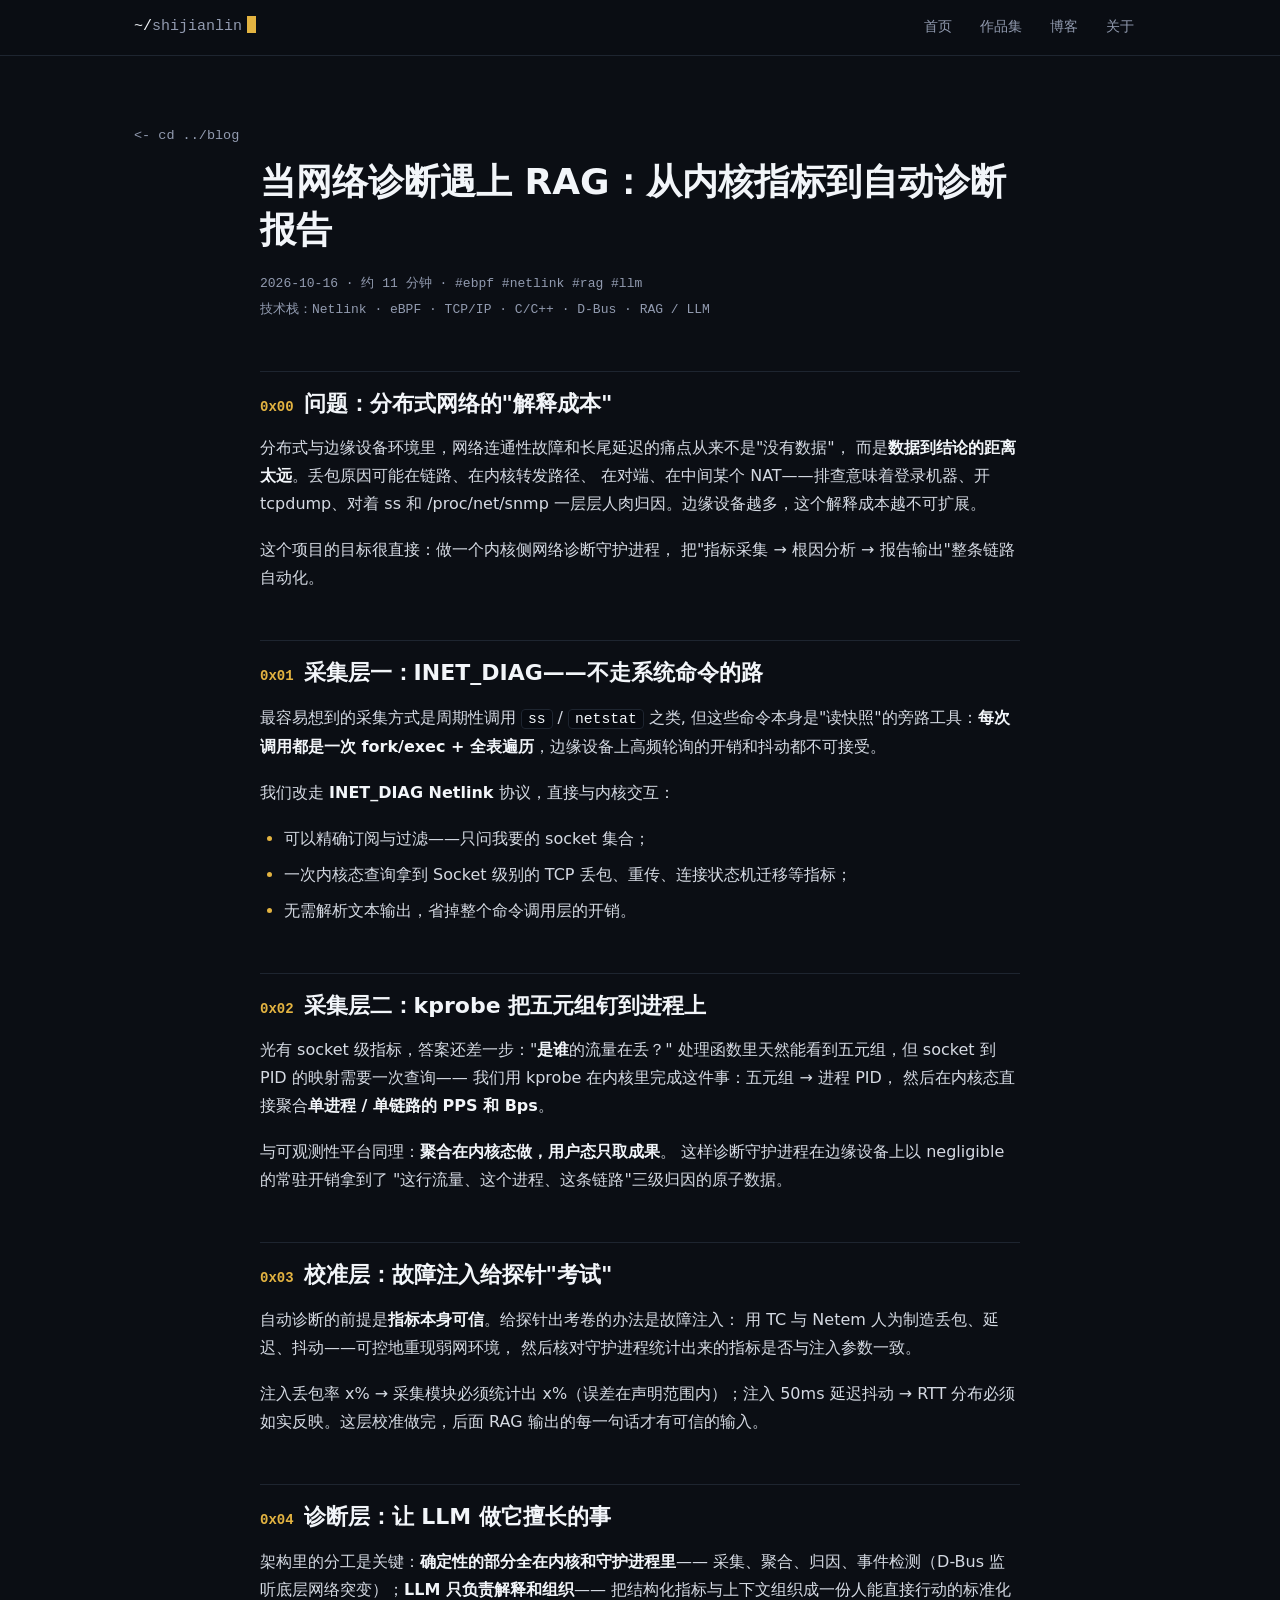
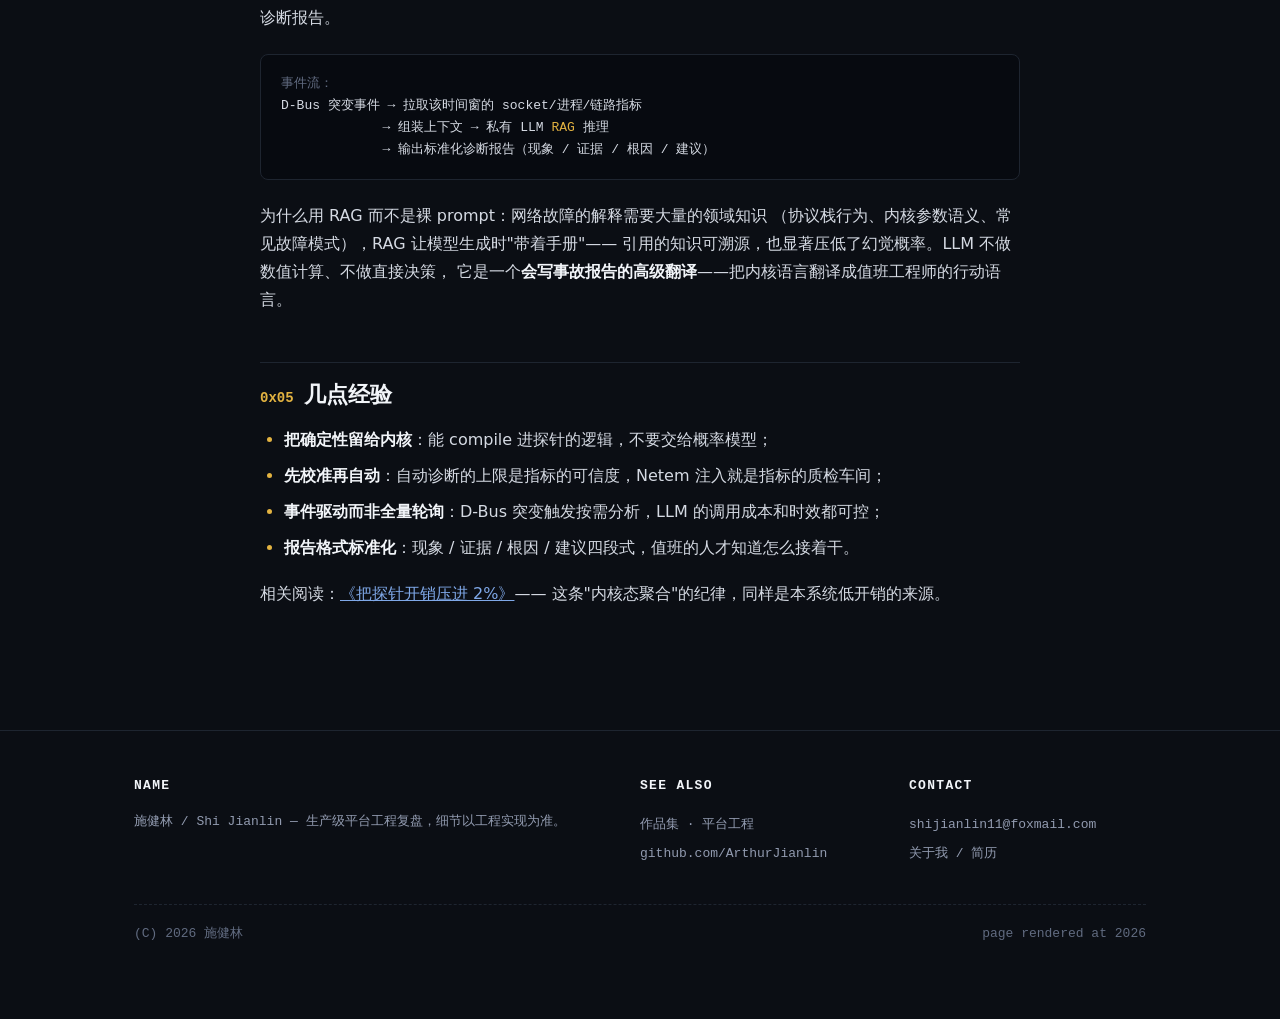
<file: blog/rag-network-diagnosis.html>
<!DOCTYPE html>
<html lang="zh-CN">
<head>
<meta charset="UTF-8">
<meta name="viewport" content="width=device-width, initial-scale=1.0">
<title>当网络诊断遇上 RAG：从内核指标到自动诊断报告 · 施健林</title>
<meta name="description" content="基于 eBPF 与 Netlink 的智能网络观测与 AI 自动化诊断系统：INET_DIAG 采集、kprobe 五元组映射、Netem 故障注入校准与 RAG 诊断闭环。">
<link rel="icon" href="../favicon.svg" type="image/svg+xml">
<link rel="stylesheet" href="../assets/css/style.css">
<script defer src="../assets/js/main.js"></script>
</head>
<body>
<a class="skip-link" href="#main">跳到正文</a>

<header class="nav">
  <div class="wrap nav-inner">
    <a class="nav-logo" href="../index.html">~/<span class="path">shijianlin</span><span class="cursor" aria-hidden="true"></span></a>
    <nav aria-label="主导航">
      <ul class="nav-menu">
        <li><a href="../index.html">首页</a></li>
        <li><a href="../portfolio.html">作品集</a></li>
        <li><a href="../blog.html">博客</a></li>
        <li><a href="../about.html">关于</a></li>
      </ul>
    </nav>
  </div>
</header>

<main id="main">
  <section class="section" style="border-top:none">
    <div class="wrap">
      <a class="backlink" href="../blog.html">&lt;- cd ../blog</a>

      <div class="article">
        <h1>当网络诊断遇上 RAG：从内核指标到自动诊断报告</h1>
        <p class="art-meta">
          2026-10-16 · 约 11 分钟 · #ebpf #netlink #rag #llm<br>
          技术栈：Netlink · eBPF · TCP/IP · C/C++ · D-Bus · RAG / LLM
        </p>

        <h2><span class="secno">0x00</span>问题：分布式网络的"解释成本"</h2>
        <p>
          分布式与边缘设备环境里，网络连通性故障和长尾延迟的痛点从来不是"没有数据"，
          而是<strong>数据到结论的距离太远</strong>。丢包原因可能在链路、在内核转发路径、
          在对端、在中间某个 NAT——排查意味着登录机器、开 tcpdump、对着 ss 和
          /proc/net/snmp 一层层人肉归因。边缘设备越多，这个解释成本越不可扩展。
        </p>
        <p>
          这个项目的目标很直接：做一个内核侧网络诊断守护进程，
          把"指标采集 → 根因分析 → 报告输出"整条链路自动化。
        </p>

        <h2><span class="secno">0x01</span>采集层一：INET_DIAG——不走系统命令的路</h2>
        <p>
          最容易想到的采集方式是周期性调用 <code>ss</code> / <code>netstat</code> 之类,
          但这些命令本身是"读快照"的旁路工具：<strong>每次调用都是一次 fork/exec +
          全表遍历</strong>，边缘设备上高频轮询的开销和抖动都不可接受。
        </p>
        <p>
          我们改走 <strong>INET_DIAG Netlink</strong> 协议，直接与内核交互：
        </p>
        <ul>
          <li>可以精确订阅与过滤——只问我要的 socket 集合；</li>
          <li>一次内核态查询拿到 Socket 级别的 TCP 丢包、重传、连接状态机迁移等指标；</li>
          <li>无需解析文本输出，省掉整个命令调用层的开销。</li>
        </ul>

        <h2><span class="secno">0x02</span>采集层二：kprobe 把五元组钉到进程上</h2>
        <p>
          光有 socket 级指标，答案还差一步："<strong>是谁</strong>的流量在丢？"
          处理函数里天然能看到五元组，但 socket 到 PID 的映射需要一次查询——
          我们用 kprobe 在内核里完成这件事：五元组 → 进程 PID，
          然后在内核态直接聚合<strong>单进程 / 单链路的 PPS 和 Bps</strong>。
        </p>
        <p>
          与可观测性平台同理：<strong>聚合在内核态做，用户态只取成果</strong>。
          这样诊断守护进程在边缘设备上以 negligible 的常驻开销拿到了
          "这行流量、这个进程、这条链路"三级归因的原子数据。
        </p>

        <h2><span class="secno">0x03</span>校准层：故障注入给探针"考试"</h2>
        <p>
          自动诊断的前提是<strong>指标本身可信</strong>。给探针出考卷的办法是故障注入：
          用 TC 与 Netem 人为制造丢包、延迟、抖动——可控地重现弱网环境，
          然后核对守护进程统计出来的指标是否与注入参数一致。
        </p>
        <p>
          注入丢包率 x% → 采集模块必须统计出 x%（误差在声明范围内）；注入 50ms 延迟抖动 →
          RTT 分布必须如实反映。这层校准做完，后面 RAG 输出的每一句话才有可信的输入。
        </p>

        <h2><span class="secno">0x04</span>诊断层：让 LLM 做它擅长的事</h2>
        <p>
          架构里的分工是关键：<strong>确定性的部分全在内核和守护进程里</strong>——
          采集、聚合、归因、事件检测（D-Bus 监听底层网络突变）；<strong>LLM 只负责解释和组织</strong>——
          把结构化指标与上下文组织成一份人能直接行动的标准化诊断报告。
        </p>
        <pre class="code"><span class="c">事件流：</span>
D-Bus 突变事件 → 拉取该时间窗的 socket/进程/链路指标
             → 组装上下文 → 私有 LLM <span class="k">RAG</span> 推理
             → 输出标准化诊断报告（现象 / 证据 / 根因 / 建议）</pre>
        <p>
          为什么用 RAG 而不是裸 prompt：网络故障的解释需要大量的领域知识
          （协议栈行为、内核参数语义、常见故障模式），RAG 让模型生成时"带着手册"——
          引用的知识可溯源，也显著压低了幻觉概率。LLM 不做数值计算、不做直接决策，
          它是一个<strong>会写事故报告的高级翻译</strong>——把内核语言翻译成值班工程师的行动语言。
        </p>

        <h2><span class="secno">0x05</span>几点经验</h2>
        <ul>
          <li><strong>把确定性留给内核</strong>：能 compile 进探针的逻辑，不要交给概率模型；</li>
          <li><strong>先校准再自动</strong>：自动诊断的上限是指标的可信度，Netem 注入就是指标的质检车间；</li>
          <li><strong>事件驱动而非全量轮询</strong>：D-Bus 突变触发按需分析，LLM 的调用成本和时效都可控；</li>
          <li><strong>报告格式标准化</strong>：现象 / 证据 / 根因 / 建议四段式，值班的人才知道怎么接着干。</li>
        </ul>

        <p>
          相关阅读：<a href="./ebpf-observability.html" style="color:var(--blue)">《把探针开销压进 2%》</a>——
          这条"内核态聚合"的纪律，同样是本系统低开销的来源。
        </p>
      </div>
    </div>
  </section>
</main>

<footer>
  <div class="wrap">
    <div class="foot-grid">
      <div>
        <h4>NAME</h4>
        <p style="margin:0">施健林 / Shi Jianlin — 生产级平台工程复盘，细节以工程实现为准。</p>
      </div>
      <div>
        <h4>SEE ALSO</h4>
        <ul>
          <li><a href="../portfolio.html">作品集 · 平台工程</a></li>
          <li><a href="https://github.com/ArthurJianlin">github.com/ArthurJianlin</a></li>
        </ul>
      </div>
      <div>
        <h4>CONTACT</h4>
        <ul>
          <li><a href="mailto:shijianlin11@foxmail.com">shijianlin11@foxmail.com</a></li>
          <li><a href="../about.html">关于我 / 简历</a></li>
        </ul>
      </div>
    </div>
    <p class="foot-note">
      <span>(C) 2026 施健林</span>
      <span>page rendered at <span id="year">2026</span></span>
    </p>
  </div>
</footer>

</body>
</html>
</file>
<file: assets/css/style.css>
/* ============================================================
   ~/shijianlin — 个人博客 & 作品集
   视觉语言：内核工程师工作流（终端 / git log / dmesg / diff 语义色）
   主 accent：琥珀（amber phosphor 终端 / Tux 的喙）
   ============================================================ */

:root {
  /* --- 色板 --- */
  --bg:        #0B0E14;  /* 深蓝黑，非纯黑 */
  --bg-raised: #10151F;  /* 终端窗、块级容器 */
  --bg-sunken: #070A10;  /* 代码块内衬 */
  --fg:        #D5DAE3;
  --fg-bright: #F2F5F9;
  --fg-dim:    #929BB0;
  --fg-faint:  #616B80;
  --amber:     #E3B341;  /* 签名色：hash / 光标 / 强调 */
  --amber-soft:#3A2F12;  /* 琥珀的低饱和背景 */
  --green:     #4CC38A;  /* diff + : 性能优化 / 合入 */
  --red:       #FF6A5E;  /* diff - : 缺陷修复 */
  --blue:      #7FA8E8;  /* info : 文档 / 链接 hover */
  --border:    #1E2530;
  --border-hi: #2A3342;

  /* --- 字体 --- */
  --mono: ui-monospace, "JetBrains Mono", "Cascadia Code", "Fira Code",
          Menlo, Consolas, "Liberation Mono", "Noto Sans Mono CJK SC", monospace;
  --sans: "Noto Sans SC", "Source Han Sans SC", "PingFang SC",
          "Microsoft YaHei", system-ui, -apple-system, sans-serif;

  /* --- 节奏 --- */
  --line: 1.75;
  --radius: 6px;
  --nav-h: 56px;
}

/* ============ 基础 ============ */

* { box-sizing: border-box; }

html { scroll-behavior: smooth; }

body {
  margin: 0;
  background: var(--bg);
  color: var(--fg);
  font-family: var(--sans);
  font-size: 16px;
  line-height: var(--line);
  -webkit-font-smoothing: antialiased;
  text-rendering: optimizeLegibility;
}

::selection { background: var(--amber); color: #14100A; }

a { color: inherit; }

:focus-visible {
  outline: 2px solid var(--amber);
  outline-offset: 2px;
  border-radius: 2px;
}

img, svg { display: block; max-width: 100%; }

code, kbd, pre, .mono {
  font-family: var(--mono);
  font-size: 0.92em;
}

code {
  background: var(--bg-sunken);
  border: 1px solid var(--border);
  border-radius: 4px;
  padding: 0.08em 0.4em;
  color: var(--fg-bright);
  overflow-wrap: anywhere;
}

a code { color: var(--fg-bright); }

a > code:hover { border-color: var(--amber); color: var(--amber); }

.wrap {
  max-width: 1060px;
  margin: 0 auto;
  padding: 0 24px;
}

/* 页面正文阅读窄栏（man page 观感） */
.prose { max-width: 760px; }
.prose-wide { max-width: 920px; }

.skip-link {
  position: absolute; left: -9999px; top: 0;
  background: var(--amber); color: #14100A;
  padding: 8px 14px; font-weight: 600; z-index: 99;
  border-radius: 0 0 var(--radius) 0;
}
.skip-link:focus { left: 0; }

/* ============ 顶栏（tmux 状态栏气质） ============ */

.nav {
  position: sticky; top: 0; z-index: 50;
  height: var(--nav-h);
  background: color-mix(in srgb, var(--bg) 88%, transparent);
  backdrop-filter: blur(10px);
  -webkit-backdrop-filter: blur(10px);
  border-bottom: 1px solid var(--border);
}

.nav-inner {
  display: flex; align-items: center; justify-content: space-between;
  height: 100%; gap: 16px;
}

.nav-logo {
  font-family: var(--mono);
  font-size: 15px;
  color: var(--fg-bright);
  text-decoration: none;
  white-space: nowrap;
}
.nav-logo .path { color: var(--fg-dim); }
.nav-logo .cursor {
  display: inline-block; width: 9px; height: 17px;
  background: var(--amber); vertical-align: -3px; margin-left: 5px;
  animation: blink 1.2s steps(1) infinite;
}

.nav-menu {
  display: flex; gap: 4px; list-style: none; margin: 0; padding: 0;
  font-family: var(--mono); font-size: 14px;
}

.nav-menu a {
  display: block;
  padding: 6px 12px;
  border-radius: var(--radius);
  color: var(--fg-dim);
  text-decoration: none;
  transition: color .15s, background .15s;
}
.nav-menu a:hover { color: var(--fg-bright); background: var(--bg-raised); }
.nav-menu a[aria-current="page"] { color: var(--amber); }
.nav-menu a[aria-current="page"]::before { content: "* "; }
.nav-menu a.active { color: var(--amber); }
.nav-menu a.active::before { content: "* "; }

@keyframes blink { 50% { opacity: 0; } }

/* ============ 首页 Hero ============ */

.hero { padding: 72px 0 56px; }

.hero-grid {
  display: grid;
  grid-template-columns: minmax(0, 1.15fr) minmax(0, 1fr);
  gap: 48px;
  align-items: stretch;
}

/* PS1 提示符配色：user@host 绿、路径蓝、$ 绿（hero 终端与各页命令行通用） */
.u    { color: var(--green); font-weight: 700; }
.sep  { color: var(--fg); }
.path { color: var(--blue); }
.p    { color: var(--green); font-weight: 700; }

.hero-eyebrow {
  font-family: var(--mono);
  font-size: 13px;
  letter-spacing: .04em;
  color: var(--amber);
  margin: 0 0 18px;
}

.hero h1 {
  margin: 0 0 20px;
  font-size: clamp(30px, 4.6vw, 46px);
  line-height: 1.25;
  color: var(--fg-bright);
  font-weight: 700;
  letter-spacing: .01em;
}
.hero h1 em {
  font-style: normal;
  color: var(--amber);
}

.hero .lede {
  margin: 0 0 28px;
  font-size: 17px;
  color: var(--fg);
  max-width: 34em;
}

.hero-tags {
  display: flex; flex-wrap: wrap; gap: 8px;
  list-style: none; margin: 0; padding: 0;
  font-family: var(--mono); font-size: 13px;
}
.hero-tags li {
  border: 1px solid var(--border-hi);
  border-radius: 999px;
  padding: 4px 12px;
  color: var(--fg-dim);
  background: var(--bg-raised);
}

.hero-cta { margin-top: 32px; display: flex; gap: 14px; flex-wrap: wrap; }

/* 按钮：像内核 Kconfig 选项 */
.btn {
  font-family: var(--mono); font-size: 14px;
  display: inline-flex; align-items: center; gap: 8px;
  padding: 10px 18px;
  border-radius: var(--radius);
  text-decoration: none;
  border: 1px solid var(--border-hi);
  color: var(--fg-bright);
  background: var(--bg-raised);
  transition: border-color .15s, color .15s, background .15s;
}
.btn:hover { border-color: var(--amber); color: var(--amber); }
.btn-primary {
  background: var(--amber); color: #14100A; border-color: var(--amber);
  font-weight: 600;
}
.btn-primary:hover { background: #EDC55C; color: #14100A; }
.btn .arrow { font-size: 12px; }

/* --- 签名元素：伪终端（Ubuntu 风格 PS1 + CRT 扫描线） --- */

.term {
  position: relative;
  display: flex;
  flex-direction: column;
  background: #05070C;
  border: 1px solid var(--border-hi);
  border-radius: 8px;
  overflow: hidden;
  box-shadow:
    0 18px 50px rgba(0,0,0,.5),
    0 2px 8px rgba(0,0,0,.4),
    inset 0 1px 0 rgba(255,255,255,.04);
}

/* 极轻微 CRT 扫描线 */
.term::after {
  content: "";
  position: absolute;
  inset: 0;
  pointer-events: none;
  background: repeating-linear-gradient(
    to bottom,
    rgba(255,255,255,.025) 0,
    rgba(255,255,255,.025) 1px,
    transparent 1px,
    transparent 3px
  );
}

/* 顶部辉光，模拟点亮状态 */
.term::before {
  content: "";
  position: absolute;
  inset: 0 0 auto 0;
  height: 56px;
  pointer-events: none;
  background: radial-gradient(ellipse at 50% -40%, rgba(227,179,65,.06), transparent 70%);
}

.term-bar {
  display: flex; align-items: center; gap: 7px;
  padding: 9px 13px;
  background: linear-gradient(#171D27, #11151E);
  border-bottom: 1px solid var(--border);
}
.term-bar i {
  width: 11px; height: 11px; border-radius: 50%;
  background: var(--border-hi);
}
.term-title {
  flex: 1;
  text-align: center;
  font-family: var(--mono); font-size: 12px;
  color: var(--fg-dim); letter-spacing: .04em;
  white-space: nowrap;
  overflow: hidden;
  text-overflow: ellipsis;
}

.term-body {
  flex: 1;
  display: flex;
  flex-direction: column;
  justify-content: center;
  font-family: var(--mono);
  font-size: 13px;
  line-height: 1.62;
  padding: 16px 18px 18px;
}

.term-line { display: block; }
.term-line.hidden { visibility: hidden; }

/* PS1 提示符：仅命令文字为亮白 */
.term-body .k    { color: var(--fg-bright); }
.term-body .kvl-k { color: var(--fg-dim); }
.term-body .kvl-v { color: var(--green); }
.term-body .out { color: var(--fg-dim); }
.term-body .caret {
  display: inline-block; width: 8px; height: 14px;
  background: var(--green);
  vertical-align: -2px;
  animation: blink 1.1s steps(1) infinite;
}

/* 输出行：key/value 两列对齐（代替空格填充） */
.term-line.out {
  display: grid;
  grid-template-columns: 88px minmax(0, 1fr);
  align-items: baseline;
}
.term-body .kvl-v { overflow-wrap: anywhere; }

@media (prefers-reduced-motion: reduce) {
  .term-body .caret, .nav-logo .cursor { animation: none; }
}

/* ============ 通用区块 ============ */

.section { padding: 64px 0; border-top: 1px solid var(--border); }
.section-head { margin-bottom: 32px; }

.sect-eyebrow {
  font-family: var(--mono); font-size: 13px;
  color: var(--amber); letter-spacing: .03em;
  margin: 0 0 10px;
  overflow-wrap: anywhere;
}

.section h2 {
  margin: 0 0 10px;
  font-size: clamp(22px, 3vw, 30px);
  color: var(--fg-bright);
  line-height: 1.3;
}
.section-head p { margin: 0; color: var(--fg-dim); max-width: 46em; }

/* ============ git log 风格：贡献墙 ============ */

.gitlog { font-family: var(--mono); font-size: 13.5px; }
.gitlog-graph { color: var(--fg-faint); user-select: none; }

.commit {
  display: grid;
  grid-template-columns: 20px 86px 1fr;
  gap: 0 14px;
  padding: 14px 14px 14px 10px;
  border-left: 2px solid var(--border);
  margin-left: 7px;
  position: relative;
  text-decoration: none;
  color: inherit;
  transition: background .15s, border-color .15s;
}
.commit:hover { background: var(--bg-raised); border-left-color: var(--amber); }

.commit .node {
  position: absolute; left: -6px; top: 22px;
  width: 8px; height: 8px; border-radius: 50%;
  background: var(--bg);
  border: 2px solid var(--fg-faint);
  transition: border-color .15s;
}
.commit:hover .node { border-color: var(--amber); }

.commit .graph-col { color: var(--fg-faint); user-select: none; }

.commit .hash { color: var(--amber); white-space: nowrap; }

.commit .subject { color: var(--fg-bright); line-height: 1.6; }
.commit:hover .subject { text-decoration: underline; text-underline-offset: 3px; }

.commit .meta {
  grid-column: 3;
  margin-top: 4px;
  color: var(--fg-dim);
  font-size: 12.5px;
  line-height: 1.7;
}

/* diff 语义标签 */
.tag {
  display: inline-block;
  font-size: 11.5px;
  line-height: 1;
  padding: 4px 8px;
  border-radius: 4px;
  border: 1px solid transparent;
  margin-right: 6px;
  vertical-align: 1px;
  white-space: nowrap;
}
.tag-fix     { color: var(--red);   border-color: color-mix(in srgb, var(--red) 55%, transparent);   background: color-mix(in srgb, var(--red) 12%, transparent); }
.tag-perf    { color: var(--green); border-color: color-mix(in srgb, var(--green) 55%, transparent); background: color-mix(in srgb, var(--green) 10%, transparent); }
.tag-doc     { color: var(--blue);  border-color: color-mix(in srgb, var(--blue) 55%, transparent);  background: color-mix(in srgb, var(--blue) 12%, transparent); }
.tag-tree    { color: var(--fg-dim); border-color: var(--border-hi); background: var(--bg-raised); }

.commit .refs { grid-column: 2 / 4; margin-top: 2px; }

/* ============ 统计带（crash> info 风格） ============ */

.stats {
  display: grid;
  grid-template-columns: repeat(4, 1fr);
  gap: 1px;
  background: var(--border);
  border: 1px solid var(--border);
  border-radius: 8px;
  overflow: hidden;
}
.stat {
  background: var(--bg);
  padding: 22px 20px 18px;
}
.stat .num {
  font-family: var(--mono);
  font-size: 34px;
  line-height: 1;
  color: var(--amber);
}
.stat .lbl {
  margin-top: 10px;
  font-family: var(--mono);
  font-size: 12.5px;
  color: var(--fg-dim);
  line-height: 1.5;
}

/* ============ 项目卡（不做成"卡片海"，做成项目条目） ============ */

.proj {
  border: 1px solid var(--border);
  border-radius: 8px;
  background: var(--bg-raised);
  padding: 26px 28px;
  margin-bottom: 22px;
  transition: border-color .15s;
}
.proj:hover { border-color: var(--border-hi); }

.proj h3 { margin: 0 0 6px; font-size: 19px; color: var(--fg-bright); }
.proj .stack {
  font-family: var(--mono); font-size: 12.5px;
  color: var(--fg-dim); margin: 0 0 12px;
}
.proj ul { margin: 0; padding-left: 20px; color: var(--fg); }
.proj li { margin: 7px 0; }
.proj li::marker { color: var(--amber); }

/* ============ 博客列表 / 文章 ============ */

.postlist { list-style: none; margin: 0; padding: 0; }

.postitem {
  display: flex;
  gap: 24px;
  align-items: baseline;
  padding: 20px 4px;
  border-bottom: 1px dashed var(--border-hi);
  text-decoration: none;
  color: inherit;
  transition: background .15s;
}
.postitem:hover .pi-title { color: var(--amber); }
.pi-date {
  font-family: var(--mono); font-size: 13px;
  color: var(--fg-faint); white-space: nowrap;
  min-width: 96px;
}
.pi-main { flex: 1; min-width: 0; }
.pi-title {
  font-size: 17px; color: var(--fg-bright); font-weight: 600;
  transition: color .15s;
}
.pi-desc { margin-top: 5px; color: var(--fg-dim); font-size: 14.5px; }
.pi-tags { margin-top: 8px; font-family: var(--mono); font-size: 12px; color: var(--fg-faint); }
.pi-arrow { align-self: center; color: var(--fg-faint); font-family: var(--mono); }
.postitem:hover .pi-arrow { color: var(--amber); }

/* --- 文章页 --- */

.article { max-width: 760px; margin: 0 auto; }
.art-meta {
  font-family: var(--mono); font-size: 13px;
  color: var(--fg-dim); margin: 0 0 26px;
  line-height: 2;
}
.article h1 {
  font-size: clamp(26px, 3.6vw, 36px);
  line-height: 1.35;
  color: var(--fg-bright);
  margin: 0 0 16px;
}
.article h2 {
  font-size: 22px; color: var(--fg-bright);
  margin: 48px 0 16px;
  padding-top: 18px;
  border-top: 1px solid var(--border);
}
.article h2 .secno {
  font-family: var(--mono); font-size: 14px;
  color: var(--amber); margin-right: 10px;
}
.article h3 { font-size: 18px; color: var(--fg-bright); margin: 32px 0 12px; }
.article p { margin: 0 0 18px; }
.article ul, .article ol { padding-left: 24px; margin: 0 0 18px; }
.article li { margin: 8px 0; }
.article li::marker { color: var(--amber); }
.article blockquote {
  margin: 22px 0; padding: 14px 20px;
  border-left: 3px solid var(--amber);
  background: var(--bg-raised);
  border-radius: 0 6px 6px 0;
  color: var(--fg-dim);
}
.article strong { color: var(--fg-bright); }

/* 广播盒：链接外部 commit / lore */
.box {
  border: 1px solid var(--border-hi);
  background: var(--bg-raised);
  border-radius: 8px;
  padding: 18px 20px;
  margin: 26px 0;
  font-family: var(--mono); font-size: 13px;
  line-height: 2;
  overflow-wrap: anywhere;
}
.box .bx-head { color: var(--amber); letter-spacing: .08em; margin-bottom: 4px; }
.box a { color: var(--blue); text-decoration: none; }
.box a:hover { text-decoration: underline; }

pre.code {
  background: var(--bg-sunken);
  border: 1px solid var(--border);
  border-radius: 8px;
  padding: 18px 20px;
  overflow-x: auto;
  line-height: 1.7;
  font-size: 13px;
  color: var(--fg);
  margin: 22px 0;
}
pre.code .c { color: var(--fg-faint); }      /* 注释 */
pre.code .k { color: var(--amber); }         /* 关键 token */
pre.code .s { color: var(--green); }         /* 字符串 */
pre.code .d { color: var(--red); }           /* diff 减 */
pre.code .a { color: var(--green); }         /* diff 增 */

.backlink {
  font-family: var(--mono); font-size: 13.5px;
  color: var(--fg-dim); text-decoration: none;
  display: inline-block; margin-bottom: 10px;
}
.backlink:hover { color: var(--amber); }

/* ============ 关于页：时间线（dmesg） ============ */

.dmesg { font-family: var(--mono); font-size: 14px; }
.dm-line { display: flex; gap: 16px; padding: 8px 0; }
.dm-ts { color: var(--fg-faint); white-space: nowrap; min-width: 118px; }
.dm-body { color: var(--fg); }
.dm-body b { color: var(--fg-bright); font-weight: 600; }
.dm-sub { color: var(--fg-dim); font-size: 13.5px; font-family: var(--sans); line-height: 1.7; display: block; margin-top: 2px; }

/* 技能表：像 .config 片段 */
.config-file { font-family: var(--mono); font-size: 14px; }
.cfg-row { display: grid; grid-template-columns: 300px 1fr; gap: 14px; padding: 9px 0; border-bottom: 1px dashed var(--border); }
.cfg-key { color: var(--amber); }
.cfg-val { color: var(--fg); font-family: var(--sans); line-height: 1.7; }
.cfg-val .m { color: var(--fg-dim); }

/* ============ Footer（man page 风格） ============ */

footer {
  border-top: 1px solid var(--border);
  margin-top: 40px;
  padding: 44px 0 60px;
  font-family: var(--mono); font-size: 13px;
  color: var(--fg-dim);
}
.foot-grid { display: grid; grid-template-columns: 2fr 1fr 1fr; gap: 32px; }
footer h4 {
  font-family: var(--mono); font-size: 13px; letter-spacing: .1em;
  color: var(--fg-bright); margin: 0 0 14px;
}
footer ul { list-style: none; margin: 0; padding: 0; line-height: 2.2; }
footer a { color: var(--fg-dim); text-decoration: none; }
footer a:hover { color: var(--amber); }
.foot-note { margin-top: 36px; padding-top: 18px; border-top: 1px dashed var(--border); color: var(--fg-faint); display: flex; justify-content: space-between; gap: 12px; flex-wrap: wrap; }

/* ============ 响应式 ============ */

@media (max-width: 960px) {
  .hero-grid { grid-template-columns: 1fr; gap: 36px; }
  .stats { grid-template-columns: repeat(2, 1fr); }
  .foot-grid { grid-template-columns: 1fr; }
}

@media (max-width: 680px) {
  .wrap { padding: 0 18px; }
  .hero { padding-top: 48px; }
  .nav-menu a { padding: 6px 8px; font-size: 13.5px; }
  .nav-menu { gap: 0; }
  .commit { grid-template-columns: 76px 1fr; }
  .commit .node { display: none; }
  .commit .graph-col { display: none; }
  .commit .refs { grid-column: 1 / 3; }
  .postitem { flex-direction: column; gap: 6px; }
  .pi-date { min-width: 0; }
  .cfg-row { grid-template-columns: 1fr; gap: 2px; }
  .stats { grid-template-columns: 1fr 1fr; }
  .dm-ts { display: none; }
  .term-line.out { grid-template-columns: 78px minmax(0, 1fr); }
  .term-body { font-size: 12.5px; padding: 13px 14px 15px; }
}

@media (prefers-reduced-motion: reduce) {
  html { scroll-behavior: auto; }
  * { transition: none !important; animation: none !important; }
}
</file>
